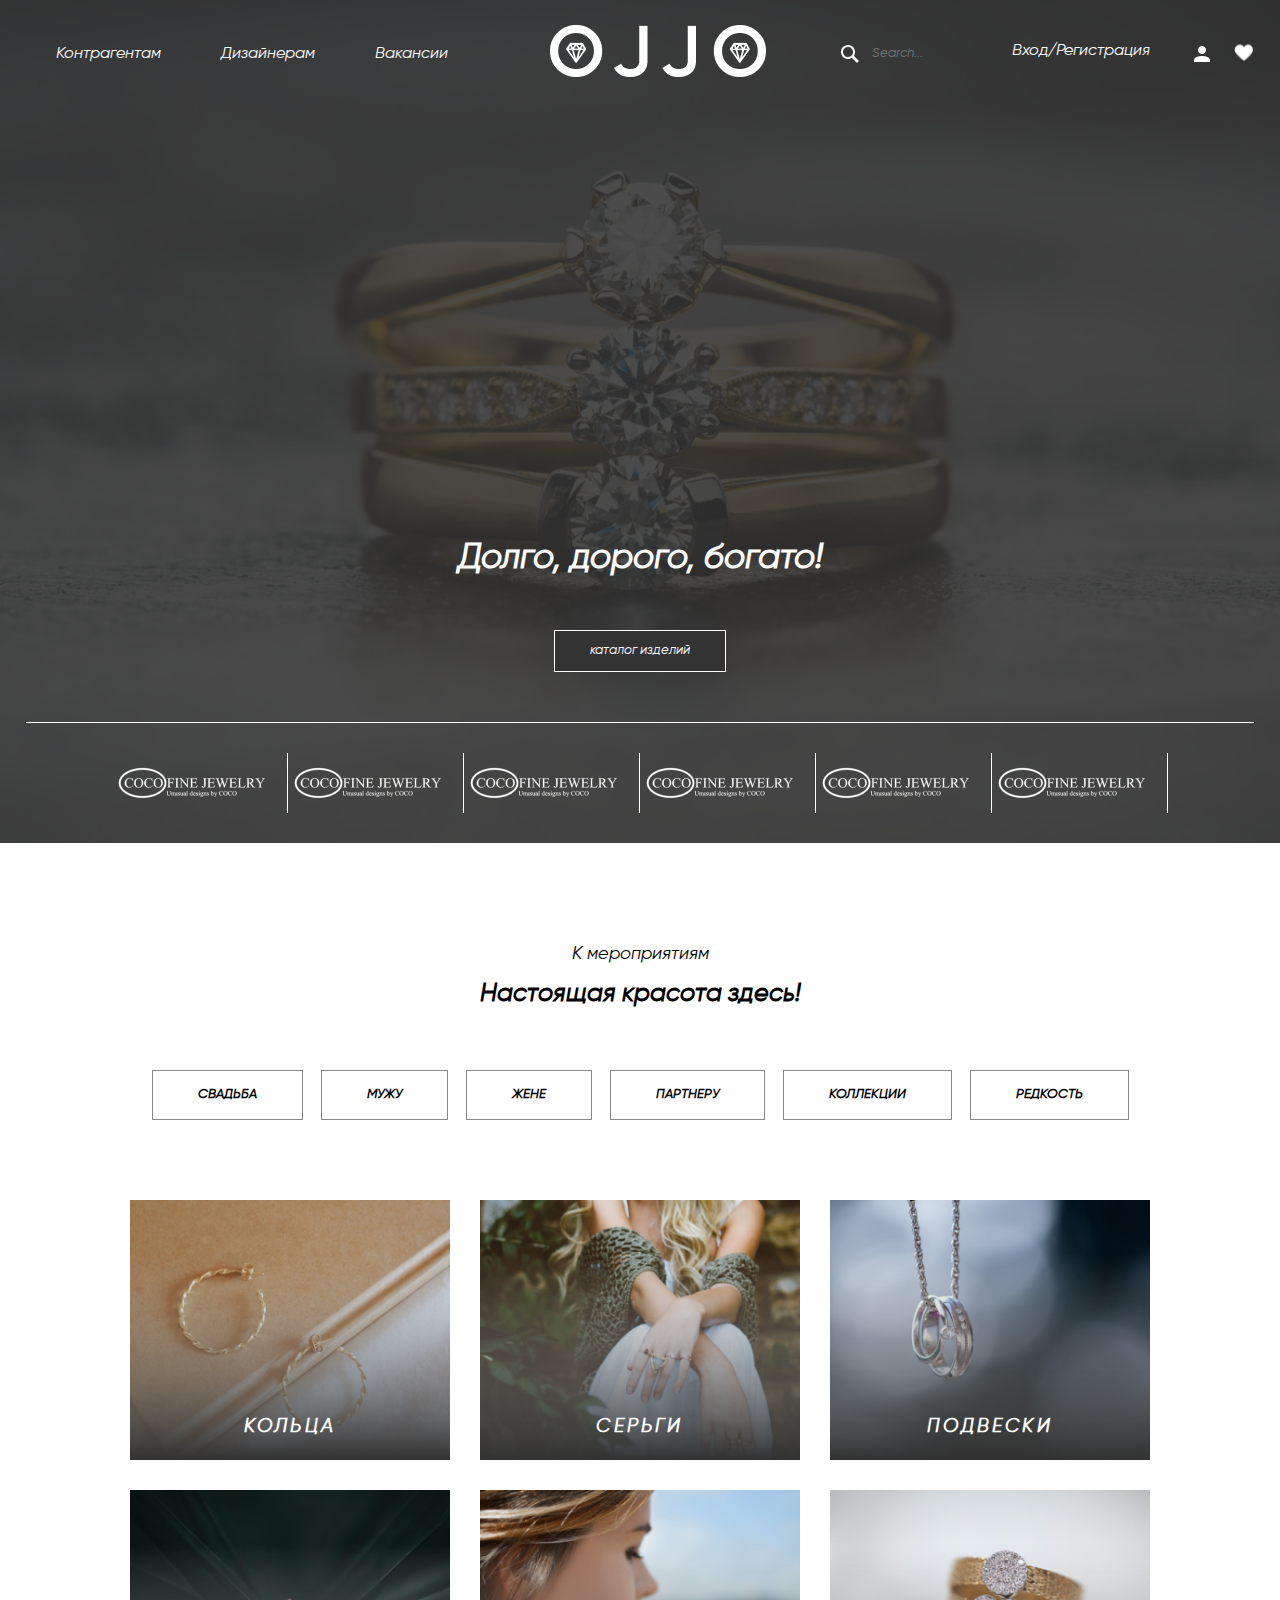
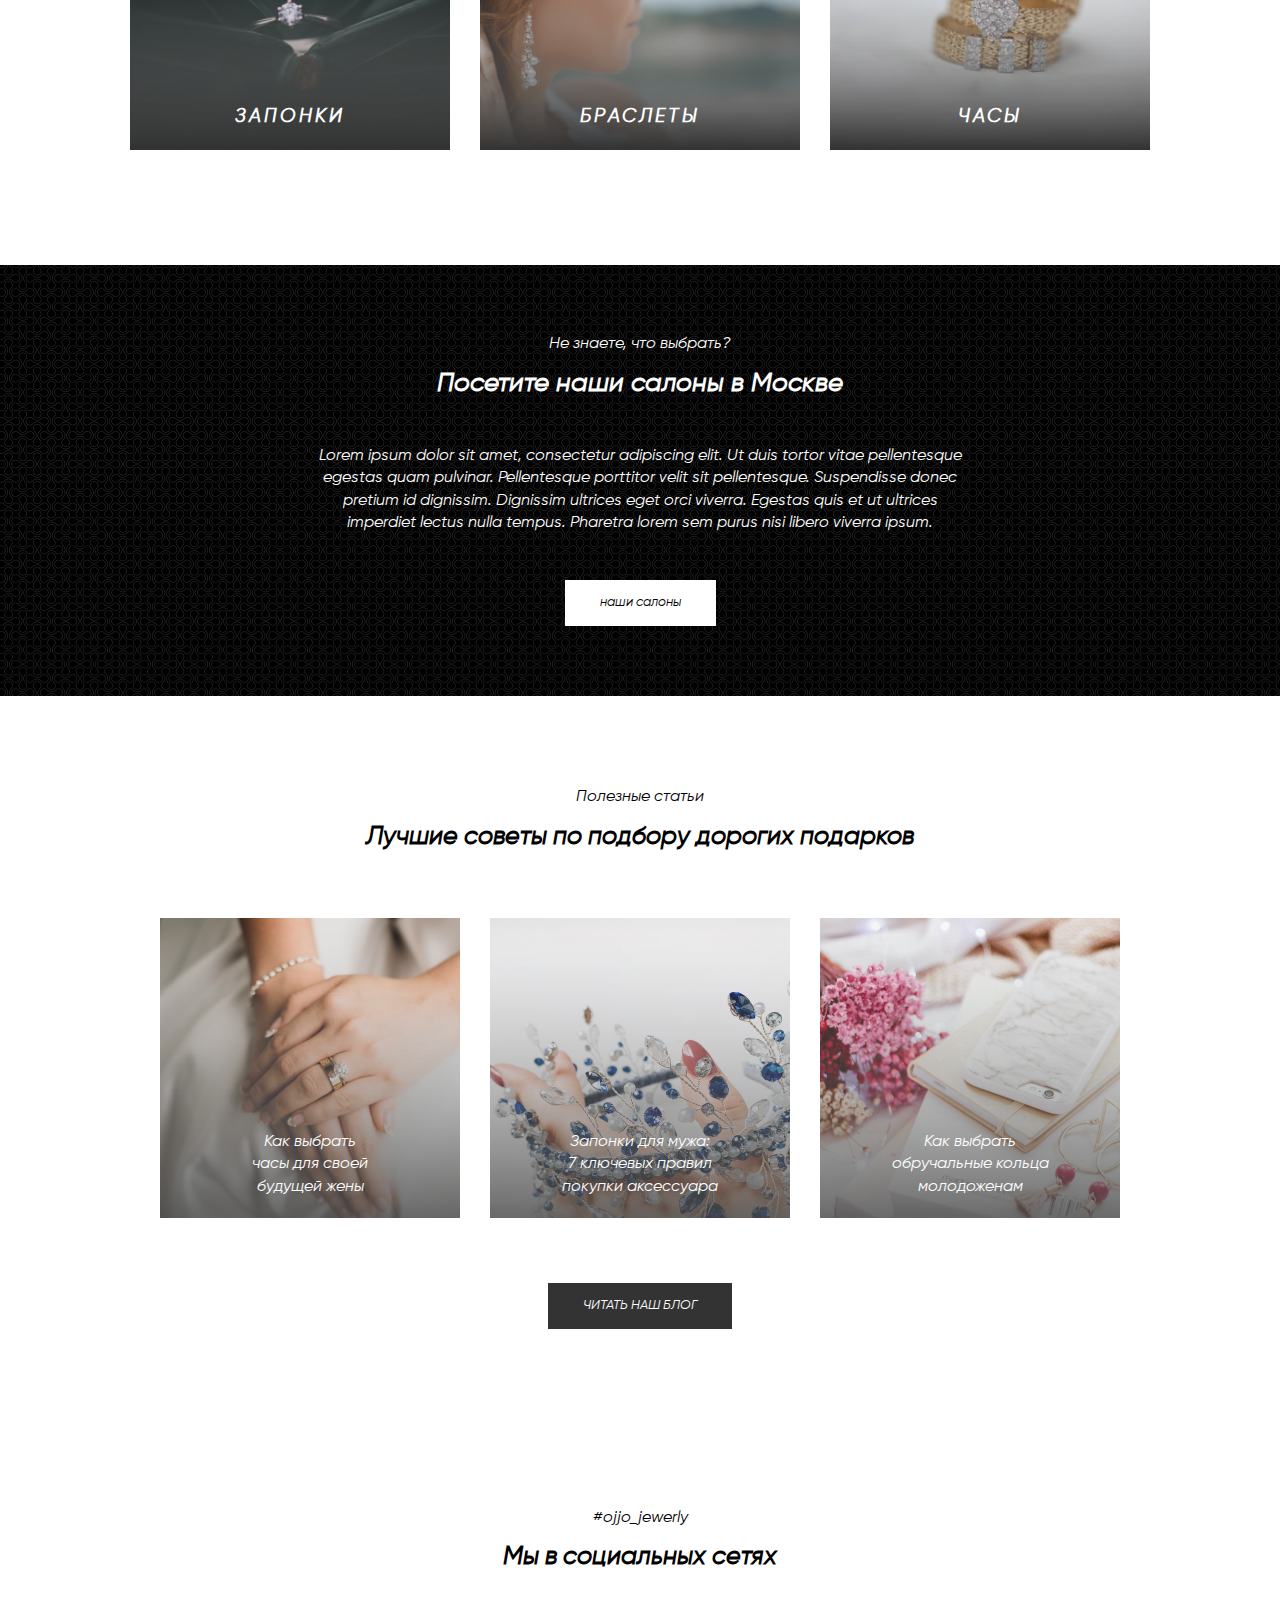
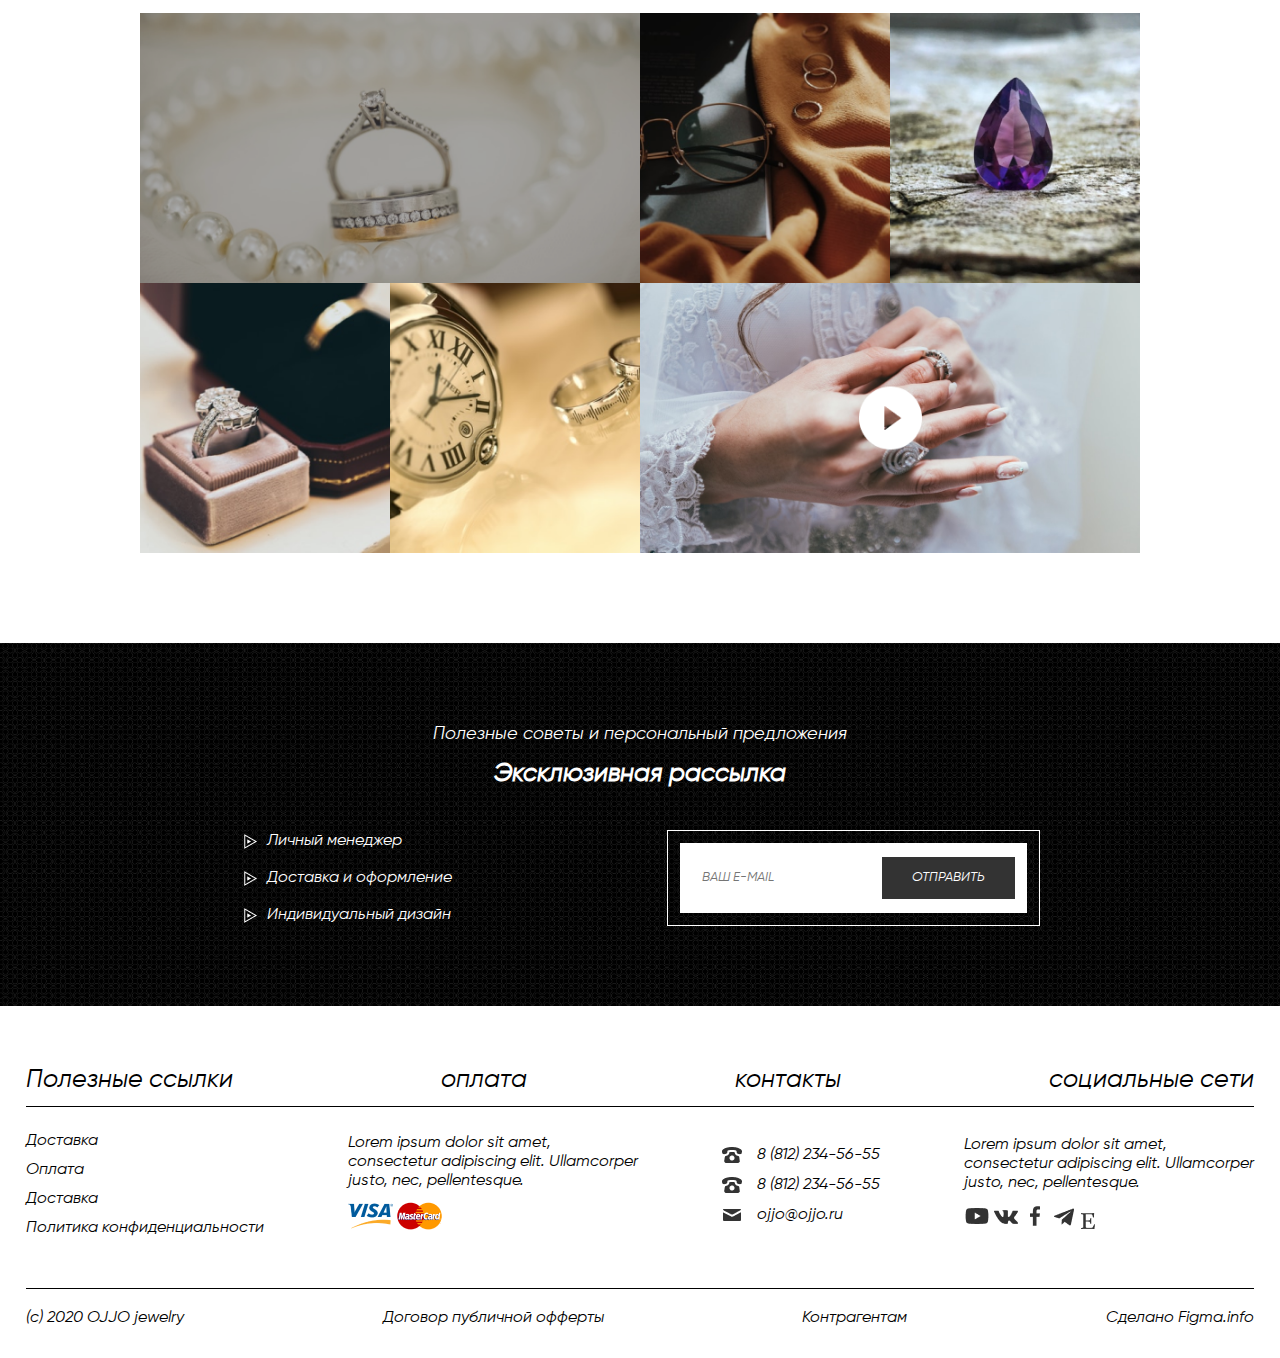
<file: index.html>
<!DOCTYPE html>
<html lang="en">
<head>
  <meta charset="UTF-8">
  <meta http-equiv="X-UA-Compatible" content="IE=edge">
  <meta name="viewport" content="width=device-width, initial-scale=1.0">
  <title>OJJO</title>
  <!-- <link rel="stylesheet" href="./css/main.css"> -->
  <link rel="stylesheet" href="./css/main-minifier.css">
</head>
<body>
  
  <!-- HEADER of OJJO -->

  <header class="ojjo-header wiheader">
    <div class="container">
      <div class="ojjo-inner">
        <!-- navbar -->
        <nav class="ojjo-inner__navbar">
          <ul class="ojjo-inner__navbar-list">
            <li class="navbar__list-item">
              <a class="list__item-link" href="#">Контрагентам</a>
            </li>
            <li class="navbar__list-item">
              <a class="list__item-link" href="#">Дизайнерам</a>
            </li>
            <li class="navbar__list-item">
              <a class="list__item-link" href="#">Вакансии</a>
            </li>
          </ul>

          <a class="ojjo-inner__navbar-link" href="index.html">
            <img src="./images/OJJO.png" alt="">
          </a>

          <div class="ojjo-inner__navbar-serves">
            <div class="navbar__serves-search">
              <img src="images/gridicons_search.png" alt="">
              <input class="serves__search-input" type="text" placeholder="Search...">
            </div>
            <a class="navbar__serves-link" href="#">Вход/Регистрация</a>
            <img class="navbar__serves-contact" src="./images/mdi_account.png" alt="">
            <img class="navbar__serves-like" src="./images/topcoat_like.png" alt="">
          </div>

          <div class="burger-btn">
            <span class="lines fir"></span>
            <span class="lines sec"></span>
            <span class="lines thr"></span>
          </div>
        </nav>
        <!-- section - 1 -->
        <section class="hero">
          <div class="container">
            <div class="hero-inner">
              <div class="hero-inner__text">
                <h1 class="hero-inner__h1">Долго, дорого, богато!</h1>
                <a href="./page2.html">
                  <button class="hero-inner__btn">каталог изделий</button>
                </a>
              </div>
            </div>
          </div>
        </section>
        <section class="brands">
            <div class="brands-inner">
                <img src="./images/first-screen__brands-item.png" alt="">
                <img src="./images/first-screen__brands-item.png" alt="">
                <img src="./images/first-screen__brands-item.png" alt="">
                <img src="./images/first-screen__brands-item.png" alt="">
                <img src="./images/first-screen__brands-item.png" alt="">
                <img src="./images/first-screen__brands-item.png" alt="">
            </div>
        </section>
      </div>
    </div>
  </header>
  
  <!-- MAIN of OJJO -->

  <main> 

    <!-- beauty -->

    <section class="beauty">
      <div class="container">
        <div class="beauty-inner">
          <div class="beauty-inner__text">
            <p class="beauty-inner__text-title">К мероприятиям</p>
            <h2 class="beauty-inner__text-h2">Настоящая красота здесь!</h2>
            <div class="beauty-inner__jewellery">
              <button class="beauty-inner__jewellery-btns">Свадьба</button>
              <button class="beauty-inner__jewellery-btns">МУЖУ</button>
              <button class="beauty-inner__jewellery-btns">жене</button>
              <button class="beauty-inner__jewellery-btns">партнеру</button>
              <button class="beauty-inner__jewellery-btns">коллекции</button>
              <button class="beauty-inner__jewellery-btns">редкость</button>
            </div>
          </div>
          <div class="beauty-inner__images">
            <div class="beauty-inner__images-box">
              <div class="images__box-boxes inf1">
                <h3 class="box__boxes-h3">Кольца</h3>
              </div>
              <div class="images__box-boxes inf2">
                <h3 class="box__boxes-h3">серьги</h3>
              </div>
              <div class="images__box-boxes inf3">
                <h3 class="box__boxes-h3">подвески</h3>
              </div>
            </div>
            <div class="beauty-inner__images-box">
              <div class="images__box-boxes inf4">
                <h3 class="box__boxes-h3">запонки</h3>
              </div>
              <div class="images__box-boxes inf5">
                <h3 class="box__boxes-h3">браслеты</h3>
              </div>
              <div class="images__box-boxes inf6">
                <h3 class="box__boxes-h3">часы</h3>
              </div>
            </div>
          </div>
        </div>
      </div>
    </section>

    <!-- location -->

    <section class="location">
      <div class="container">
        <div class="location-innner">
          <span class="location-inner__span">Не знаете, что выбрать?</span>
          <h4 class="location-inner__h4">Посетите наши салоны в Москве</h4>
          <p class="location-inner__title">Lorem ipsum dolor sit amet, consectetur adipiscing elit. Ut duis tortor vitae pellentesque <br> egestas quam pulvinar. Pellentesque porttitor velit sit pellentesque. Suspendisse donec <br> pretium id dignissim. Dignissim ultrices eget orci viverra. Egestas quis et ut ultrices <br> imperdiet lectus nulla tempus. Pharetra lorem sem purus nisi libero viverra ipsum.</p>
          <a href="./page4.html">
          <button class="location-inner__btn">наши салоны</button>
          </a>
        </div>
      </div>
    </section>

    <!-- blog -->

    <section class="blog">
      <div class="container">
        <div class="blog-inner">
          <div class="blog-inner__text">
            <p class="blog-inner__text-title">Полезные статьи</p>
            <h4 class="blog-inner__text-h4">Лучшие советы по подбору дорогих подарков</h4>
          </div>
          <div class="blog-inner__infors">
            <div class="blog-inner__boxes">
              <div class="blog-inner__boxes-imgs fir">
                <p class="boxes__imgs-title">Как выбрать <br>часы для своей <br>будущей жены</p>
              </div>
              <div class="blog-inner__boxes-imgs sec">
                <p class="boxes__imgs-title">Запонки для мужа:<br>7 ключевых правил<br>покупки аксессуара</p>
              </div>
              <div class="blog-inner__boxes-imgs thr">
                <p class="boxes__imgs-title">Как выбрать<br>обручальные кольца<br>молодоженам</p>
              </div>
            </div>
            <button class="blog-inner__infors-more">читать наш блог</button>
          </div>
        </div>
      </div>
    </section>

    <!-- social -->

    <section class="social">
      <div class="container">
        <div class="social-inner">
          <div class="social-inner__text">
            <p class="social-inner__text-title">#ojjo_jewerly</p>
            <h4 class="social-inner__text-h4">Мы в социальных сетях</h4>
          </div>
          <div class="social-inner__imgs">
            <div class="social-inner__imgs-things">
              <img class="lg-imgs" src="./images/rings.png" alt="">
              <img class="sm-imgs" src="./images/gallery__image.png" alt="">
              <img class="sm-imgs" src="./images/diamond.png" alt="">
            </div>
            <div class="social-inner__imgs-things">
              <img class="sm-imgs" src="./images/gold-ringpng.png" alt="">
              <img class="sm-imgs" src="./images/clockpng.png" alt="">
              <img class="lg-imgs" src="./images/female.png" alt="">
            </div>
          </div>
        </div>
      </div>
    </section>

    <!-- email -->

    <section class="email">
      <div class="container">
        <div class="email-inner">
          <div class="email-inner__text">
            <p class="email-inner__text-title">Полезные советы и персональный предложения</p>
            <h4 class="email-inner__text-h4">Эксклюзивная рассылка</h4>
          </div>
          <div class="email-inner__serves">
            <div class="email-inner__serves-settings">
              <span><img src="./images/subscribe__icon.png" alt=""><p class="serves__settings-title">Личный менеджер</p></span>
              <span><img src="./images/subscribe__icon.png" alt=""><p class="serves__settings-title">Доставка и оформление</p></span>
              <span><img src="./images/subscribe__icon.png" alt=""><p class="serves__settings-title">Индивидуальный дизайн</p></span>
            </div>
            <div class="email-inner__serves-asking">
              <div class="serves__asking-box">
                <div class="asking__box-infor">
                  <input class="box__infor-inp" type="text" placeholder="ВАШ E-MAIL">
                  <button class="box__infor-btn">ОТПРАВИТЬ</button>
                </div>
              </div>
            </div>
          </div>
        </div>
      </div>
    </section>

  </main>

  <!-- FOOTER of OJJO -->

  <footer>
    <div class="container">
      <div class="footer-inner">
        <div class="footer-inner__gen">
          <h5 class="top__cell-h5">Полезные ссылки</h5>
          <h5 class="top__cell-h5">оплата</h5>
          <h5 class="top__cell-h5">контакты</h5>
          <h5 class="top__cell-h5">социальные сети</h5>
        </div>
        <div class="footer-inner__top">

          <div class="footer-inner__top-cell">
            <p class="top__cell-title">Доставка</p>
            <p class="top__cell-title">Оплата</p>
            <p class="top__cell-title">Доставка</p>
            <p class="top__cell-title">Политика конфиденциальности</p>
          </div>

          <div class="footer-inner__top-cell">
            <p class="top__cell-title">Lorem ipsum dolor sit amet, <br> consectetur adipiscing elit. Ullamcorper <br> justo, nec, pellentesque.</p>
            <span class="top__cell-title">
              <img src="./images/visapng.png" alt="">
              <img src="./images/master-carpng.png" alt="">
            </span>
          </div>

          <div class="footer-inner__top-cell">
            <span class="top__cell-title numbers">
              <img src="./images/entypo_old-phone.png" alt="">8 (812) 234-56-55
            </span>
            <span class="top__cell-title numbers">
              <img src="./images/entypo_old-phone.png" alt="">8 (812) 234-56-55
            </span>
            <span class="top__cell-title numbers">
              <img src="./images/entypo_mail.png" alt="">ojjo@ojjo.ru
            </span>
          </div>

          <div class="footer-inner__top-cell">
            <p class="top__cell-title">Lorem ipsum dolor sit amet, <br> consectetur adipiscing elit. Ullamcorper <br> justo, nec, pellentesque.</p>
            <span class="top__cell-title">
              <img src="./images/blackyoutube.png" alt="">
              <img src="./images/blackvk.png" alt="">
              <img src="./images/blackfacebook.png" alt="">
              <img src="./images/blacktelegram.png" alt="">
              <img src="./images/blacketsy.png" alt="">
            </span>
          </div>
        </div>


        <div class="footer-inner__bot">
          <p class="footer-inner__bot-title">(c) 2020 OJJO jewelry</p>
          <p class="footer-inner__bot-title">Договор публичной офферты</p>
          <p class="footer-inner__bot-title">Контрагентам</p>
          <p class="footer-inner__bot-title">Сделано Figma.info</p>
        </div>
      </div>
    </div>
  </footer>
  
  <!-- sidebar -->

  <div class="sidebar">
    
    <a class="sidebar-link" href="index.html">
      <img src="./images/OJJO.png" alt="">
    </a>
    <ul class="sidebar-list">
      <li class="sidebar__list-item">
        <a class="list-side__link" href="#">Контрагентам</a>
      </li>
      <li class="sidebar__list-item">
        <a class="list-side__link" href="#">Дизайнерам</a>
      </li>
      <li class="sidebar__list-item">
        <a class="list-side__link" href="#">Вакансии</a>
      </li>
      <li class="sidebar__list-item">
        <a class="list-side__link" href="#">Вход/Регистрация</a>
      </li>
    </ul>

    <div class="sidebar-serves">
        <img class="sidebar__serves-contact" src="./images/mdi_account.png" alt="">
        <img class="sidebar__serves-like" src="./images/topcoat_like.png" alt="">
    </div>
    <div class="sidebar__social-network">
      <img class="sidebar__social-network-img" src="./images/carbon_logo-youtube.png" alt="">
      <img class="sidebar__social-network-img" src="./images/entypo-social_vk.png" alt="">
      <img class="sidebar__social-network-img" src="./images/bx_bxl-facebook.png" alt="">
      <img class="sidebar__social-network-img" src="./images/bx_bxl-telegram.png" alt="">
      <img class="sidebar__social-network-img" src="./images/simple-icons_etsy.png" alt="">
    </div>
  </div>

</body>
<script src="./js/main.js"></script>
</html>
</file>
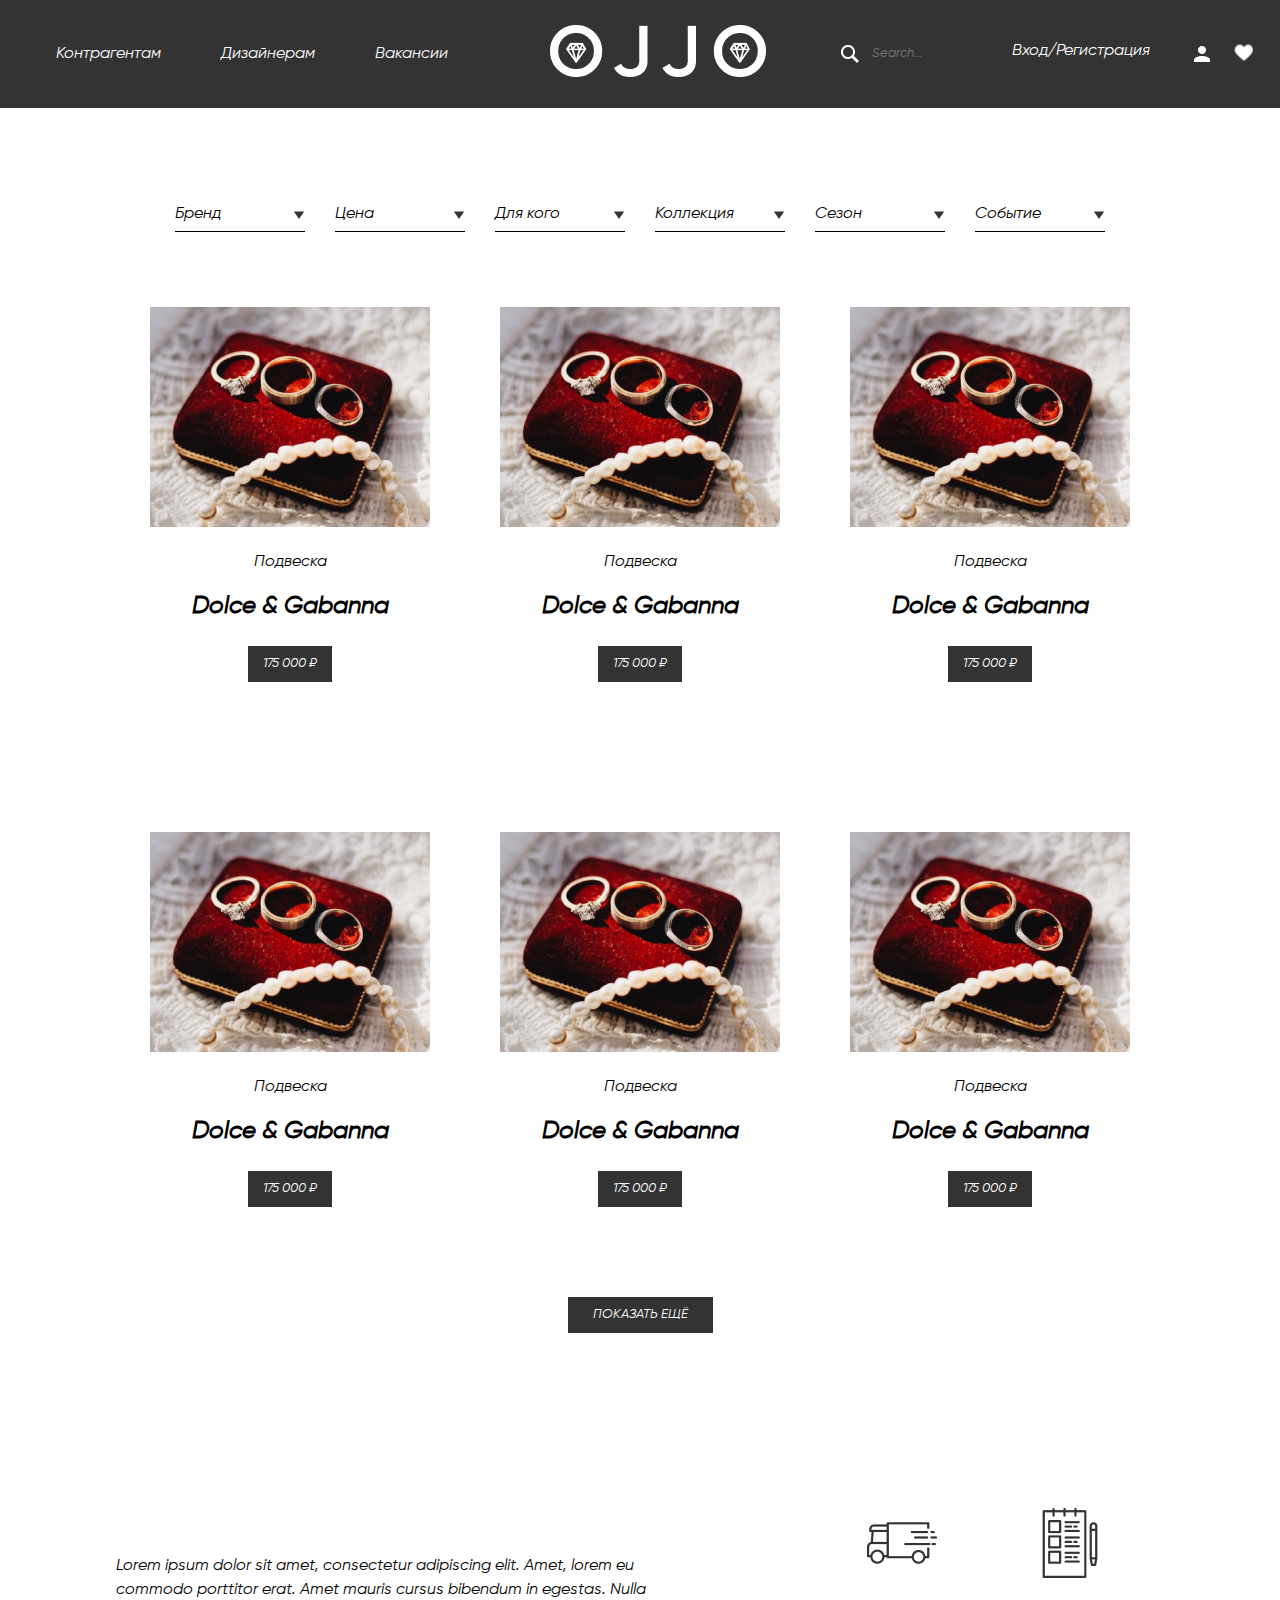
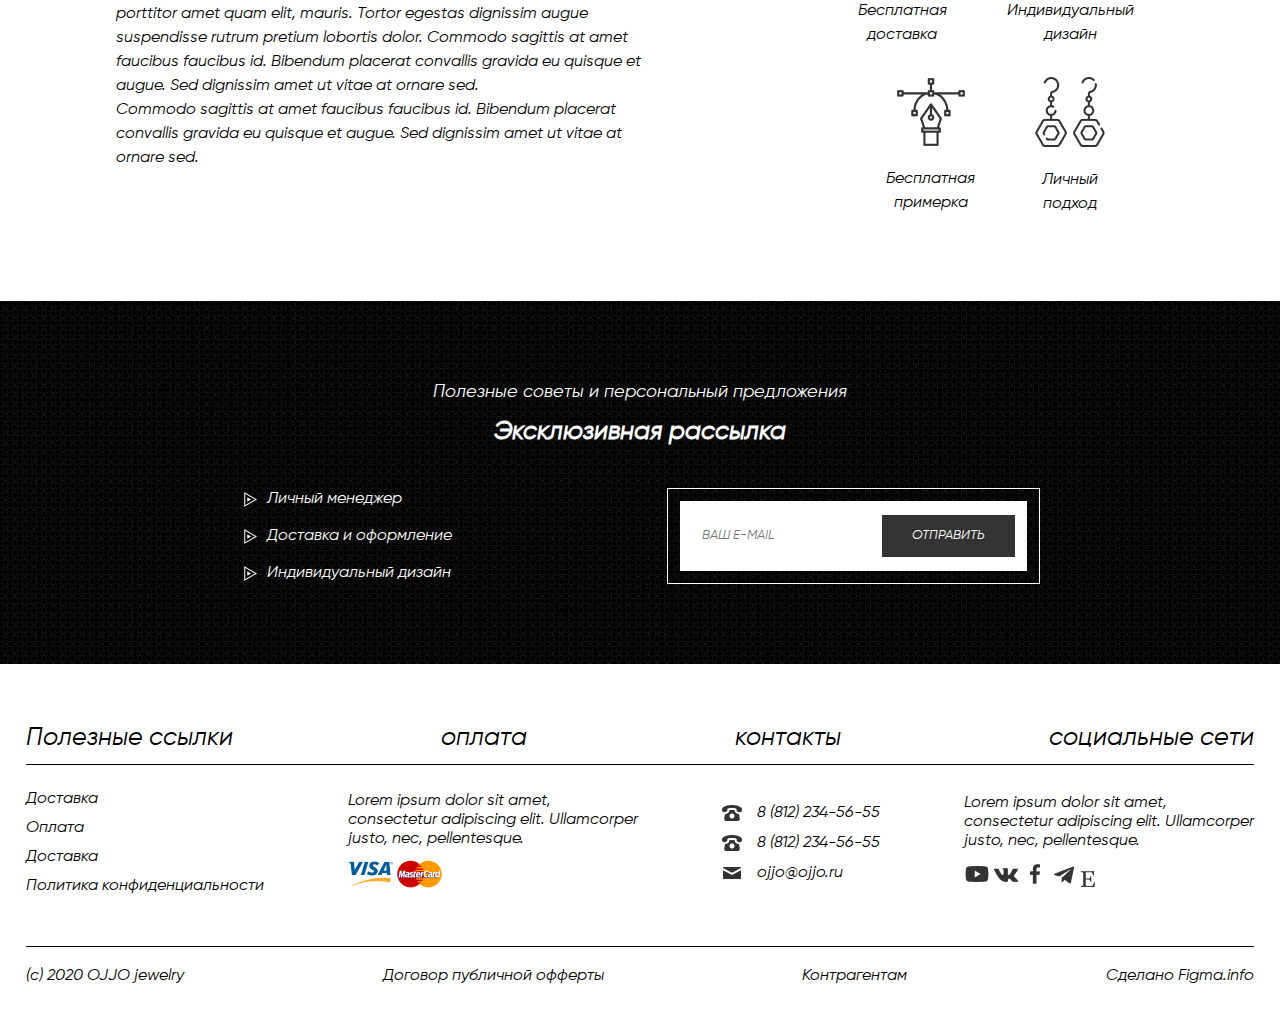
<file: page2.html>
<!DOCTYPE html>
<html lang="en">
<head>
  <meta charset="UTF-8">
  <meta http-equiv="X-UA-Compatible" content="IE=edge">
  <meta name="viewport" content="width=device-width, initial-scale=1.0">
  <title>OJJO</title>
  <!-- <link rel="stylesheet" href="./css/main.css"> -->
  <!-- <link rel="stylesheet" href="./css/second.css"> -->
  <link rel="stylesheet" href="./css/main-minifier.css">
  <link rel="stylesheet" href="./css/second-minifier.css">
</head>
<body>
  
  <!-- header -->

  <header class="ojjo-header">
    <div class="container">
      <div class="ojjo-header__inner">
        <nav class="ojjo-inner__navbar">
          <ul class="ojjo-inner__navbar-list">
            <li class="navbar__list-item">
              <a class="list__item-link" href="#">Контрагентам</a>
            </li>
            <li class="navbar__list-item">
              <a class="list__item-link" href="#">Дизайнерам</a>
            </li>
            <li class="navbar__list-item">
              <a class="list__item-link" href="#">Вакансии</a>
            </li>
          </ul>

          <a class="ojjo-inner__navbar-link" href="index.html">
            <img src="./images/OJJO.png" alt="">
          </a>

          <div class="ojjo-inner__navbar-serves">
            <div class="navbar__serves-search">
              <img src="images/gridicons_search.png" alt="">
              <input class="serves__search-input" type="text" placeholder="Search...">
            </div>
            <a class="navbar__serves-link" href="#">Вход/Регистрация</a>
            <img class="navbar__serves-contact" src="./images/mdi_account.png" alt="">
            <img class="navbar__serves-like" src="./images/topcoat_like.png" alt="">
          </div>

          <div class="burger-btn">
            <span class="lines fir"></span>
            <span class="lines sec"></span>
            <span class="lines thr"></span>
          </div>
        </nav>
      </div>
    </div>
  </header>


  <!-- main -->

  <main class="ojjo-main">
    <section class="price">
      <div class="container">
        <div class="price-inner">

          <div class="price-inner__choose">
            <ul class="price-inner__choose-list">
              <li class="choose__list-thing">
                <a class="list__thing-link" href="#">Бренд</a>
                <img src="./images/strelkapng.png" alt="">
              </li>
              <li class="choose__list-thing">
                <a class="list__thing-link" href="#">Цена</a>
                <img src="./images/strelkapng.png" alt="">
              </li>
              <li class="choose__list-thing">
                <a class="list__thing-link" href="#">Для кого</a>
                <img src="./images/strelkapng.png" alt="">
              </li>
              <li class="choose__list-thing">
                <a class="list__thing-link" href="#">Коллекция </a>
                <img src="./images/strelkapng.png" alt="">
              </li>
              <li class="choose__list-thing">
                <a class="list__thing-link" href="#">Сезон</a>
                <img src="./images/strelkapng.png" alt="">
              </li>
              <li class="choose__list-thing">
                <a class="list__thing-link" href="#">Событие</a>
                <img src="./images/strelkapng.png" alt="">
              </li>
            </ul>
          </div>

          <div class="price-inner__brand">
            <div class="price-inner__brand-cell">
              <a href="./page3.html"><img src="./images/red_rings.png" alt=""></a>
              <p class="brand__cell-title">Подвеска</p>
              <h2 class="brand__cell-title">Dolce & Gabanna</h2>
              <button class="brand__cell-btn">175 000 ₽</button>
            </div>
            <div class="price-inner__brand-cell">
              <a href="./page3.html"><img src="./images/red_rings.png" alt=""></a>
              <p class="brand__cell-title">Подвеска</p>
              <h2 class="brand__cell-title">Dolce & Gabanna</h2>
              <button class="brand__cell-btn">175 000 ₽</button>
            </div>
            <div class="price-inner__brand-cell">
              <a href="./page3.html"><img src="./images/red_rings.png" alt=""></a>
              <p class="brand__cell-title">Подвеска</p>
              <h2 class="brand__cell-title">Dolce & Gabanna</h2>
              <button class="brand__cell-btn">175 000 ₽</button>
            </div>
          </div>
          <div class="price-inner__brand">
            <div class="price-inner__brand-cell">
              <a href="./page3.html"><img src="./images/red_rings.png" alt=""></a>
              <p class="brand__cell-title">Подвеска</p>
              <h2 class="brand__cell-title">Dolce & Gabanna</h2>
              <button class="brand__cell-btn">175 000 ₽</button>
            </div>
            <div class="price-inner__brand-cell">
              <a href="./page3.html"><img src="./images/red_rings.png" alt=""></a>
              <p class="brand__cell-title">Подвеска</p>
              <h2 class="brand__cell-title">Dolce & Gabanna</h2>
              <button class="brand__cell-btn">175 000 ₽</button>
            </div>
            <div class="price-inner__brand-cell">
              <a href="./page3.html"><img src="./images/red_rings.png" alt=""></a>
              <p class="brand__cell-title">Подвеска</p>
              <h2 class="brand__cell-title">Dolce & Gabanna</h2>
              <button class="brand__cell-btn">175 000 ₽</button>
            </div>

          </div>
          <button class="price-inner__more">ПОКАЗАТЬ ЕЩЁ</button>

        </div>
      </div>
    </section>

    <section class="order">
      <div class="container">
        <div class="order-inner">
          <div class="order-inner__text">
            <p class="order-inner__text-title">Lorem ipsum dolor sit amet, consectetur adipiscing elit. Amet, lorem eu <br> commodo porttitor erat. Amet mauris cursus bibendum in egestas. Nulla <br>porttitor amet quam elit, mauris. Tortor egestas dignissim augue<br> suspendisse rutrum pretium lobortis dolor. Commodo sagittis at amet<br> faucibus faucibus id. Bibendum placerat convallis gravida eu quisque et<br> augue. Sed dignissim amet ut vitae at ornare sed.<br>
              Commodo sagittis at amet faucibus faucibus id. Bibendum placerat <br> convallis gravida eu quisque et augue. Sed dignissim amet ut vitae at<br> ornare sed.</p>
          </div>
          
          <div class="order-inner__infor">
            <div class="order-inner__infor-box">
              <div class="infor__box-content">
                <img src="./images/delivery.png" alt="">
                <p class="box__content-title">Бесплатная<br>доставка</p>
              </div>
              <div class="infor__box-content">
                <img src="./images/list.png" alt="">
                <p class="box__content-title">Индивидуальный <br>дизайн</p>
              </div>
            </div>
            <div class="order-inner__infor-box">
              <div class="infor__box-content">
                <img src="./images/Group.png" alt="">
                <p class="box__content-title">Бесплатная <br>примерка</p>
              </div>
              <div class="infor__box-content">
                <img src="./images/jewelry.png" alt="">
                <p class="box__content-title">Личный <br>подход</p>
              </div>
            </div>

          </div>
        </div>
      </div>
    </section>

    <section class="email">
      <div class="container">
        <div class="email-inner">
          <div class="email-inner__text">
            <p class="email-inner__text-title">Полезные советы и персональный предложения</p>
            <h4 class="email-inner__text-h4">Эксклюзивная рассылка</h4>
          </div>
          <div class="email-inner__serves">
            <div class="email-inner__serves-settings">
              <span><img src="./images/subscribe__icon.png" alt=""><p class="serves__settings-title">Личный менеджер</p></span>
              <span><img src="./images/subscribe__icon.png" alt=""><p class="serves__settings-title">Доставка и оформление</p></span>
              <span><img src="./images/subscribe__icon.png" alt=""><p class="serves__settings-title">Индивидуальный дизайн</p></span>
            </div>
            <div class="email-inner__serves-asking">
              <div class="serves__asking-box">
                <div class="asking__box-infor">
                  <input class="box__infor-inp" type="text" placeholder="ВАШ E-MAIL">
                  <button class="box__infor-btn">ОТПРАВИТЬ</button>
                </div>
              </div>
            </div>
          </div>
        </div>
      </div>
    </section>

  </main>



   <footer>
    <div class="container">
      <div class="footer-inner">
        <div class="footer-inner__gen">
          <h5 class="top__cell-h5">Полезные ссылки</h5>
          <h5 class="top__cell-h5">оплата</h5>
          <h5 class="top__cell-h5">контакты</h5>
          <h5 class="top__cell-h5">социальные сети</h5>
        </div>
        <div class="footer-inner__top">

          <div class="footer-inner__top-cell">
            <p class="top__cell-title">Доставка</p>
            <p class="top__cell-title">Оплата</p>
            <p class="top__cell-title">Доставка</p>
            <p class="top__cell-title">Политика конфиденциальности</p>
          </div>

          <div class="footer-inner__top-cell">
            <p class="top__cell-title">Lorem ipsum dolor sit amet, <br> consectetur adipiscing elit. Ullamcorper <br> justo, nec, pellentesque.</p>
            <span class="top__cell-title">
              <img src="./images/visapng.png" alt="">
              <img src="./images/master-carpng.png" alt="">
            </span>
          </div>

          <div class="footer-inner__top-cell">
            <span class="top__cell-title numbers">
              <img src="./images/entypo_old-phone.png" alt="">8 (812) 234-56-55
            </span>
            <span class="top__cell-title numbers">
              <img src="./images/entypo_old-phone.png" alt="">8 (812) 234-56-55
            </span>
            <span class="top__cell-title numbers">
              <img src="./images/entypo_mail.png" alt="">ojjo@ojjo.ru
            </span>
          </div>

          <div class="footer-inner__top-cell">
            <p class="top__cell-title">Lorem ipsum dolor sit amet, <br> consectetur adipiscing elit. Ullamcorper <br> justo, nec, pellentesque.</p>
            <span class="top__cell-title">
              <img src="./images/blackyoutube.png" alt="">
              <img src="./images/blackvk.png" alt="">
              <img src="./images/blackfacebook.png" alt="">
              <img src="./images/blacktelegram.png" alt="">
              <img src="./images/blacketsy.png" alt="">
            </span>
          </div>
        </div>


        <div class="footer-inner__bot">
          <p class="footer-inner__bot-title">(c) 2020 OJJO jewelry</p>
          <p class="footer-inner__bot-title">Договор публичной офферты</p>
          <p class="footer-inner__bot-title">Контрагентам</p>
          <p class="footer-inner__bot-title">Сделано Figma.info</p>
        </div>
      </div>
    </div>
  </footer>
  
  <!-- sidebar -->

  <div class="sidebar">
    
    <a class="sidebar-link" href="index.html">
      <img src="./images/OJJO.png" alt="">
    </a>
    <ul class="sidebar-list">
      <li class="sidebar__list-item">
        <a class="list-side__link" href="#">Контрагентам</a>
      </li>
      <li class="sidebar__list-item">
        <a class="list-side__link" href="#">Дизайнерам</a>
      </li>
      <li class="sidebar__list-item">
        <a class="list-side__link" href="#">Вакансии</a>
      </li>
      <li class="sidebar__list-item">
        <a class="list-side__link" href="#">Вход/Регистрация</a>
      </li>
    </ul>

    <div class="sidebar-serves">
        <img class="sidebar__serves-contact" src="./images/mdi_account.png" alt="">
        <img class="sidebar__serves-like" src="./images/topcoat_like.png" alt="">
    </div>
    <div class="sidebar__social-network">
      <img class="sidebar__social-network-img" src="./images/carbon_logo-youtube.png" alt="">
      <img class="sidebar__social-network-img" src="./images/entypo-social_vk.png" alt="">
      <img class="sidebar__social-network-img" src="./images/bx_bxl-facebook.png" alt="">
      <img class="sidebar__social-network-img" src="./images/bx_bxl-telegram.png" alt="">
      <img class="sidebar__social-network-img" src="./images/simple-icons_etsy.png" alt="">
    </div>
  </div>

</body>
<script src="./js/main.js"></script>
</html>
</file>
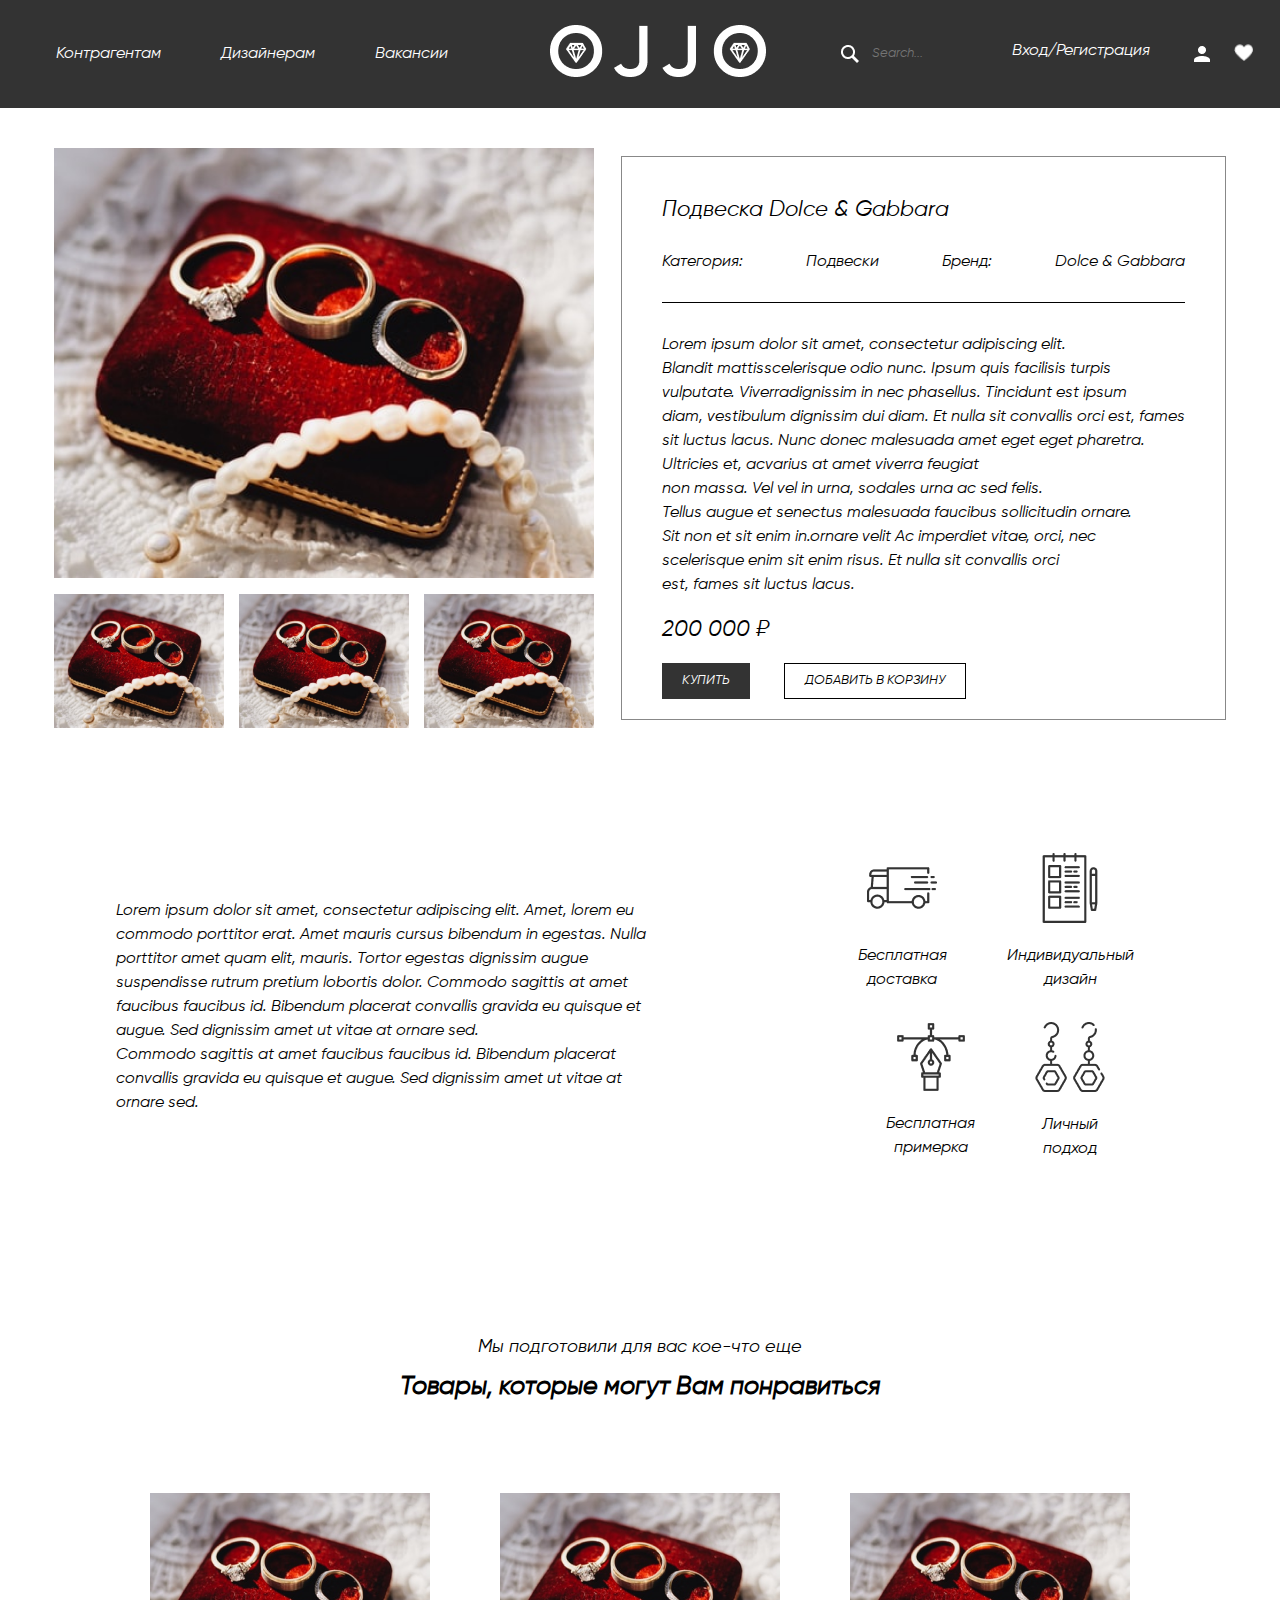
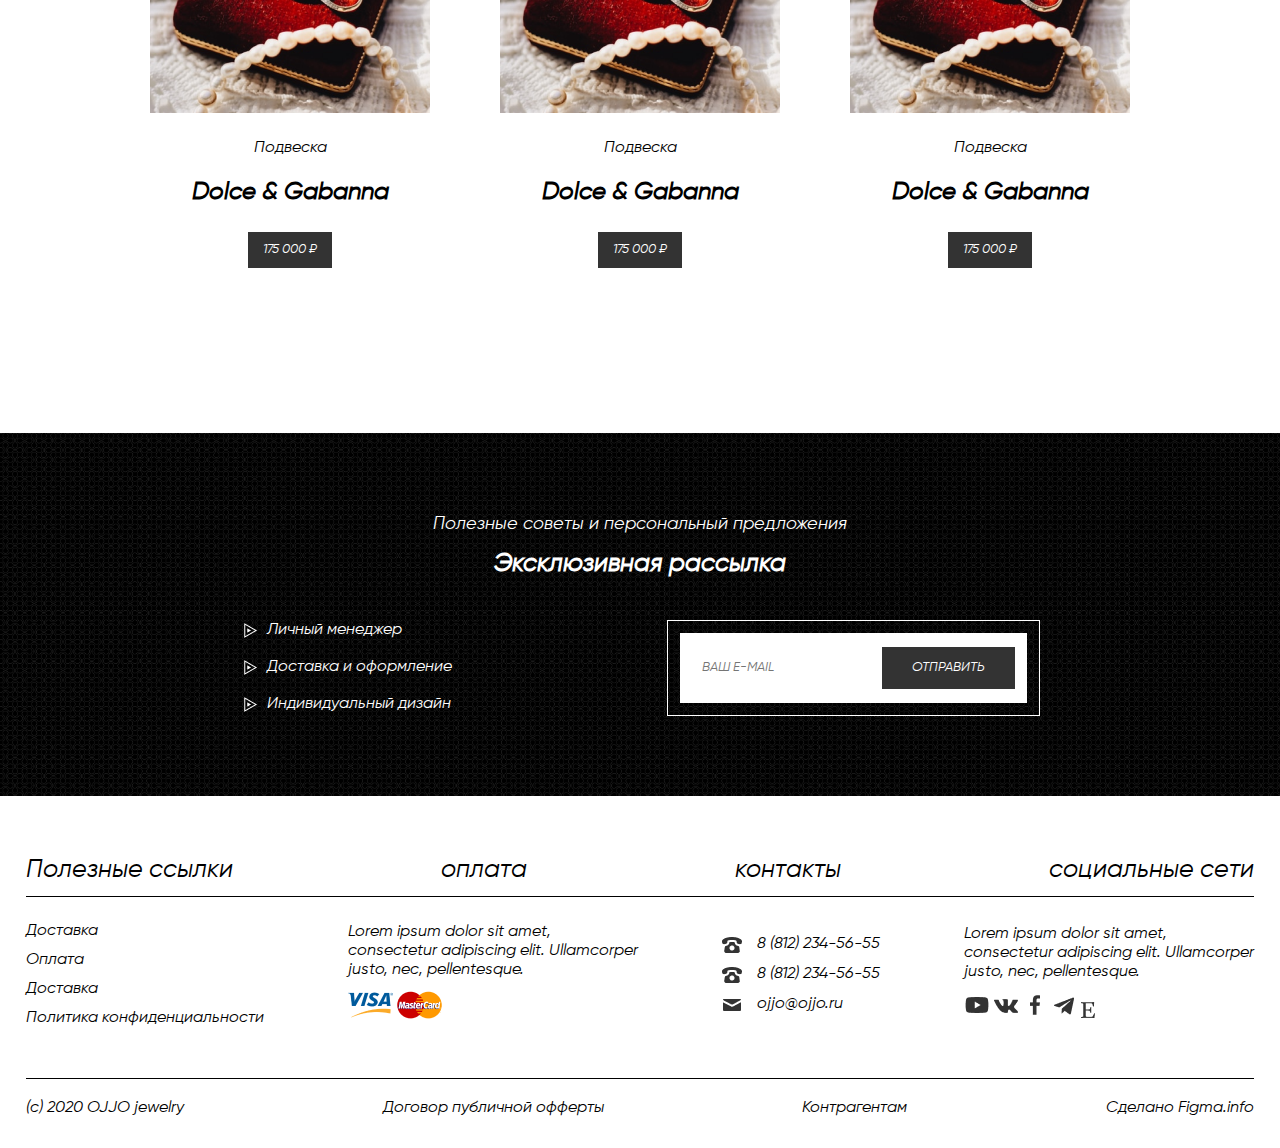
<file: page3.html>
<!DOCTYPE html>
<html lang="en">
<head>
  <meta charset="UTF-8">
  <meta http-equiv="X-UA-Compatible" content="IE=edge">
  <meta name="viewport" content="width=device-width, initial-scale=1.0">
  <title>OJJO</title>
  <!-- <link rel="stylesheet" href="./css/main.css">
  <link rel="stylesheet" href="./css/second.css">
  <link rel="stylesheet" href="./css/third.css"> -->
  <link rel="stylesheet" href="./css/main-minifier.css">
  <link rel="stylesheet" href="./css/second-minifier.css">
  <link rel="stylesheet" href="./css/third-minifier.css">

</head>
<body>
  
  <!-- header -->

  <header class="ojjo-header">
    <div class="container">
      <div class="ojjo-header__inner">
        <nav class="ojjo-inner__navbar">
          <ul class="ojjo-inner__navbar-list">
            <li class="navbar__list-item">
              <a class="list__item-link" href="#">Контрагентам</a>
            </li>
            <li class="navbar__list-item">
              <a class="list__item-link" href="#">Дизайнерам</a>
            </li>
            <li class="navbar__list-item">
              <a class="list__item-link" href="#">Вакансии</a>
            </li>
          </ul>

          <a class="ojjo-inner__navbar-link" href="index.html">
            <img src="./images/OJJO.png" alt="">
          </a>

          <div class="ojjo-inner__navbar-serves">
            <div class="navbar__serves-search">
              <img src="images/gridicons_search.png" alt="">
              <input class="serves__search-input" type="text" placeholder="Search...">
            </div>
            <a class="navbar__serves-link" href="#">Вход/Регистрация</a>
            <img class="navbar__serves-contact" src="./images/mdi_account.png" alt="">
            <img class="navbar__serves-like" src="./images/topcoat_like.png" alt="">
          </div>

          <div class="burger-btn">
            <span class="lines fir"></span>
            <span class="lines sec"></span>
            <span class="lines thr"></span>
          </div>
        </nav>
      </div>
    </div>
  </header>


  <!-- main -->

  <main class="ojjo-main">  
    <section class="shopping">
      <div class="container">
        <div class="shopping-inner">
          <div class="shopiing-inner__imgs">
            <div class="big">
              <img class="big_red" src="./images/big-red-ringpng.png" alt="">
            </div>
            <div class="sm-images">
              <img class="sm" src="./images/red_rings.png" width="170px">
              <img class="uff sm" src="./images/red_rings.png" width="170px">
              <img class="sm" src="./images/red_rings.png" width="170px">
            </div>
          </div>
          <div class="shopping-inner__text" >
            <div class="shopping-inner__text-infors">
              <h3 class="text__infors-h3">Подвеска Dolce & Gabbara</h3>
              <ul class="text__infors-list">
                <li class="infors__list-cates">
                  <a class="llist__cates-link" href="#">Категория:</a>
                </li>
                <li class="infors__list-cates">
                  <a class="llist__cates-link" href="#">Подвески</a>
                </li>
                <li class="infors__list-cates">
                  <a class="llist__cates-link" href="#">Бренд:</a>
                </li>
                <li class="infors__list-cates">
                  <a class="llist__cates-link" href="#">Dolce & Gabbara</a>
                </li>
              </ul>
              <p class="text__infors-title">Lorem ipsum dolor sit amet, consectetur adipiscing elit.<br>  Blandit mattisscelerisque odio nunc. Ipsum quis facilisis turpis <br> vulputate. Viverradignissim in nec phasellus. Tincidunt est ipsum <br>diam, vestibulum dignissim dui diam. Et nulla sit convallis orci est, fames <br>sit luctus lacus. Nunc donec malesuada amet eget eget pharetra. <br> Ultricies et, acvarius at amet viverra feugiat <br>non massa. 
                Vel vel in urna, sodales urna ac sed felis.<br> Tellus augue et senectus malesuada faucibus sollicitudin ornare.<br>  Sit non et sit enim in.ornare velit Ac imperdiet vitae, orci, nec <br>scelerisque enim sit enim risus. Et nulla sit convallis orci<br>  est, fames sit luctus lacus. 
                </p>
                <h3 class="text__infors-h3">200 000 ₽ </h3>
                <div class="text__infors-btns">
                  <button class="infors__btns-buy">КУПИТЬ</button>
                  <button class="infors__btns-basket">ДОБАВИТЬ В КОРЗИНУ</button>
                </div>
            </div>
          </div>
        </div>
      </div>
    </section>

    <section class="order">
      <div class="container">
        <div class="order-inner">
          <div class="order-inner__text">
            <p class="order-inner__text-title">Lorem ipsum dolor sit amet, consectetur adipiscing elit. Amet, lorem eu <br> commodo porttitor erat. Amet mauris cursus bibendum in egestas. Nulla <br>porttitor amet quam elit, mauris. Tortor egestas dignissim augue<br> suspendisse rutrum pretium lobortis dolor. Commodo sagittis at amet<br> faucibus faucibus id. Bibendum placerat convallis gravida eu quisque et<br> augue. Sed dignissim amet ut vitae at ornare sed.<br>
              Commodo sagittis at amet faucibus faucibus id. Bibendum placerat <br> convallis gravida eu quisque et augue. Sed dignissim amet ut vitae at<br> ornare sed.</p>
          </div>
          
          <div class="order-inner__infor">
            <div class="order-inner__infor-box">
              <div class="infor__box-content">
                <img src="./images/delivery.png" alt="">
                <p class="box__content-title">Бесплатная<br>доставка</p>
              </div>
              <div class="infor__box-content">
                <img src="./images/list.png" alt="">
                <p class="box__content-title">Индивидуальный <br>дизайн</p>
              </div>
            </div>
            <div class="order-inner__infor-box">
              <div class="infor__box-content">
                <img src="./images/Group.png" alt="">
                <p class="box__content-title">Бесплатная <br>примерка</p>
              </div>
              <div class="infor__box-content">
                <img src="./images/jewelry.png" alt="">
                <p class="box__content-title">Личный <br>подход</p>
              </div>
            </div>

          </div>
        </div>
      </div>
    </section>
    <section class="price">
      <div class="container">
        <div class="price-inner">

          <div class="price-inner__text">
            <p class="price-inner__text-title">Мы подготовили для вас кое-что еще</p>
            <h3 class="price-inner__text-h3">Товары, которые могут Вам понравиться</h3>
          </div>

          <div class="price-inner__brand">
            <div class="price-inner__brand-cell">
              <img src="./images/red_rings.png" alt="">
              <p class="brand__cell-title">Подвеска</p>
              <h2 class="brand__cell-title">Dolce & Gabanna</h2>
              <button class="brand__cell-btn">175 000 ₽</button>
            </div>
            <div class="price-inner__brand-cell">
              <img src="./images/red_rings.png" alt="">
              <p class="brand__cell-title">Подвеска</p>
              <h2 class="brand__cell-title">Dolce & Gabanna</h2>
              <button class="brand__cell-btn">175 000 ₽</button>
            </div>
            <div class="price-inner__brand-cell">
              <img src="./images/red_rings.png" alt="">
              <p class="brand__cell-title">Подвеска</p>
              <h2 class="brand__cell-title">Dolce & Gabanna</h2>
              <button class="brand__cell-btn">175 000 ₽</button>
            </div>
          </div>
          </div>
        </div>
      </div>
    </section>
    <section class="email">
      <div class="container">
        <div class="email-inner">
          <div class="email-inner__text">
            <p class="email-inner__text-title">Полезные советы и персональный предложения</p>
            <h4 class="email-inner__text-h4">Эксклюзивная рассылка</h4>
          </div>
          <div class="email-inner__serves">
            <div class="email-inner__serves-settings">
              <span><img src="./images/subscribe__icon.png" alt=""><p class="serves__settings-title">Личный менеджер</p></span>
              <span><img src="./images/subscribe__icon.png" alt=""><p class="serves__settings-title">Доставка и оформление</p></span>
              <span><img src="./images/subscribe__icon.png" alt=""><p class="serves__settings-title">Индивидуальный дизайн</p></span>
            </div>
            <div class="email-inner__serves-asking">
              <div class="serves__asking-box">
                <div class="asking__box-infor">
                  <input class="box__infor-inp" type="text" placeholder="ВАШ E-MAIL">
                  <button class="box__infor-btn">ОТПРАВИТЬ</button>
                </div>
              </div>
            </div>
          </div>
        </div>
      </div>
    </section>
  </main>
   <footer>
    <div class="container">
      <div class="footer-inner">
        <div class="footer-inner__gen">
          <h5 class="top__cell-h5">Полезные ссылки</h5>
          <h5 class="top__cell-h5">оплата</h5>
          <h5 class="top__cell-h5">контакты</h5>
          <h5 class="top__cell-h5">социальные сети</h5>
        </div>
        <div class="footer-inner__top">

          <div class="footer-inner__top-cell">
            <p class="top__cell-title">Доставка</p>
            <p class="top__cell-title">Оплата</p>
            <p class="top__cell-title">Доставка</p>
            <p class="top__cell-title">Политика конфиденциальности</p>
          </div>

          <div class="footer-inner__top-cell">
            <p class="top__cell-title">Lorem ipsum dolor sit amet, <br> consectetur adipiscing elit. Ullamcorper <br> justo, nec, pellentesque.</p>
            <span class="top__cell-title">
              <img src="./images/visapng.png" alt="">
              <img src="./images/master-carpng.png" alt="">
            </span>
          </div>

          <div class="footer-inner__top-cell">
            <span class="top__cell-title numbers">
              <img src="./images/entypo_old-phone.png" alt="">8 (812) 234-56-55
            </span>
            <span class="top__cell-title numbers">
              <img src="./images/entypo_old-phone.png" alt="">8 (812) 234-56-55
            </span>
            <span class="top__cell-title numbers">
              <img src="./images/entypo_mail.png" alt="">ojjo@ojjo.ru
            </span>
          </div>

          <div class="footer-inner__top-cell">
            <p class="top__cell-title">Lorem ipsum dolor sit amet, <br> consectetur adipiscing elit. Ullamcorper <br> justo, nec, pellentesque.</p>
            <span class="top__cell-title">
              <img src="./images/blackyoutube.png" alt="">
              <img src="./images/blackvk.png" alt="">
              <img src="./images/blackfacebook.png" alt="">
              <img src="./images/blacktelegram.png" alt="">
              <img src="./images/blacketsy.png" alt="">
            </span>
          </div>
        </div>


        <div class="footer-inner__bot">
          <p class="footer-inner__bot-title">(c) 2020 OJJO jewelry</p>
          <p class="footer-inner__bot-title">Договор публичной офферты</p>
          <p class="footer-inner__bot-title">Контрагентам</p>
          <p class="footer-inner__bot-title">Сделано Figma.info</p>
        </div>
      </div>
    </div>
  </footer>
  <!-- sidebar -->

  <div class="sidebar">
    
    <a class="sidebar-link" href="index.html">
      <img src="./images/OJJO.png" alt="">
    </a>
    <ul class="sidebar-list">
      <li class="sidebar__list-item">
        <a class="list-side__link" href="#">Контрагентам</a>
      </li>
      <li class="sidebar__list-item">
        <a class="list-side__link" href="#">Дизайнерам</a>
      </li>
      <li class="sidebar__list-item">
        <a class="list-side__link" href="#">Вакансии</a>
      </li>
      <li class="sidebar__list-item">
        <a class="list-side__link" href="#">Вход/Регистрация</a>
      </li>
    </ul>

    <div class="sidebar-serves">
        <img class="sidebar__serves-contact" src="./images/mdi_account.png" alt="">
        <img class="sidebar__serves-like" src="./images/topcoat_like.png" alt="">
    </div>
    <div class="sidebar__social-network">
      <img class="sidebar__social-network-img" src="./images/carbon_logo-youtube.png" alt="">
      <img class="sidebar__social-network-img" src="./images/entypo-social_vk.png" alt="">
      <img class="sidebar__social-network-img" src="./images/bx_bxl-facebook.png" alt="">
      <img class="sidebar__social-network-img" src="./images/bx_bxl-telegram.png" alt="">
      <img class="sidebar__social-network-img" src="./images/simple-icons_etsy.png" alt="">
    </div>
  </div>

</body>
<script src="./js/main.js"></script>
</html>
</file>
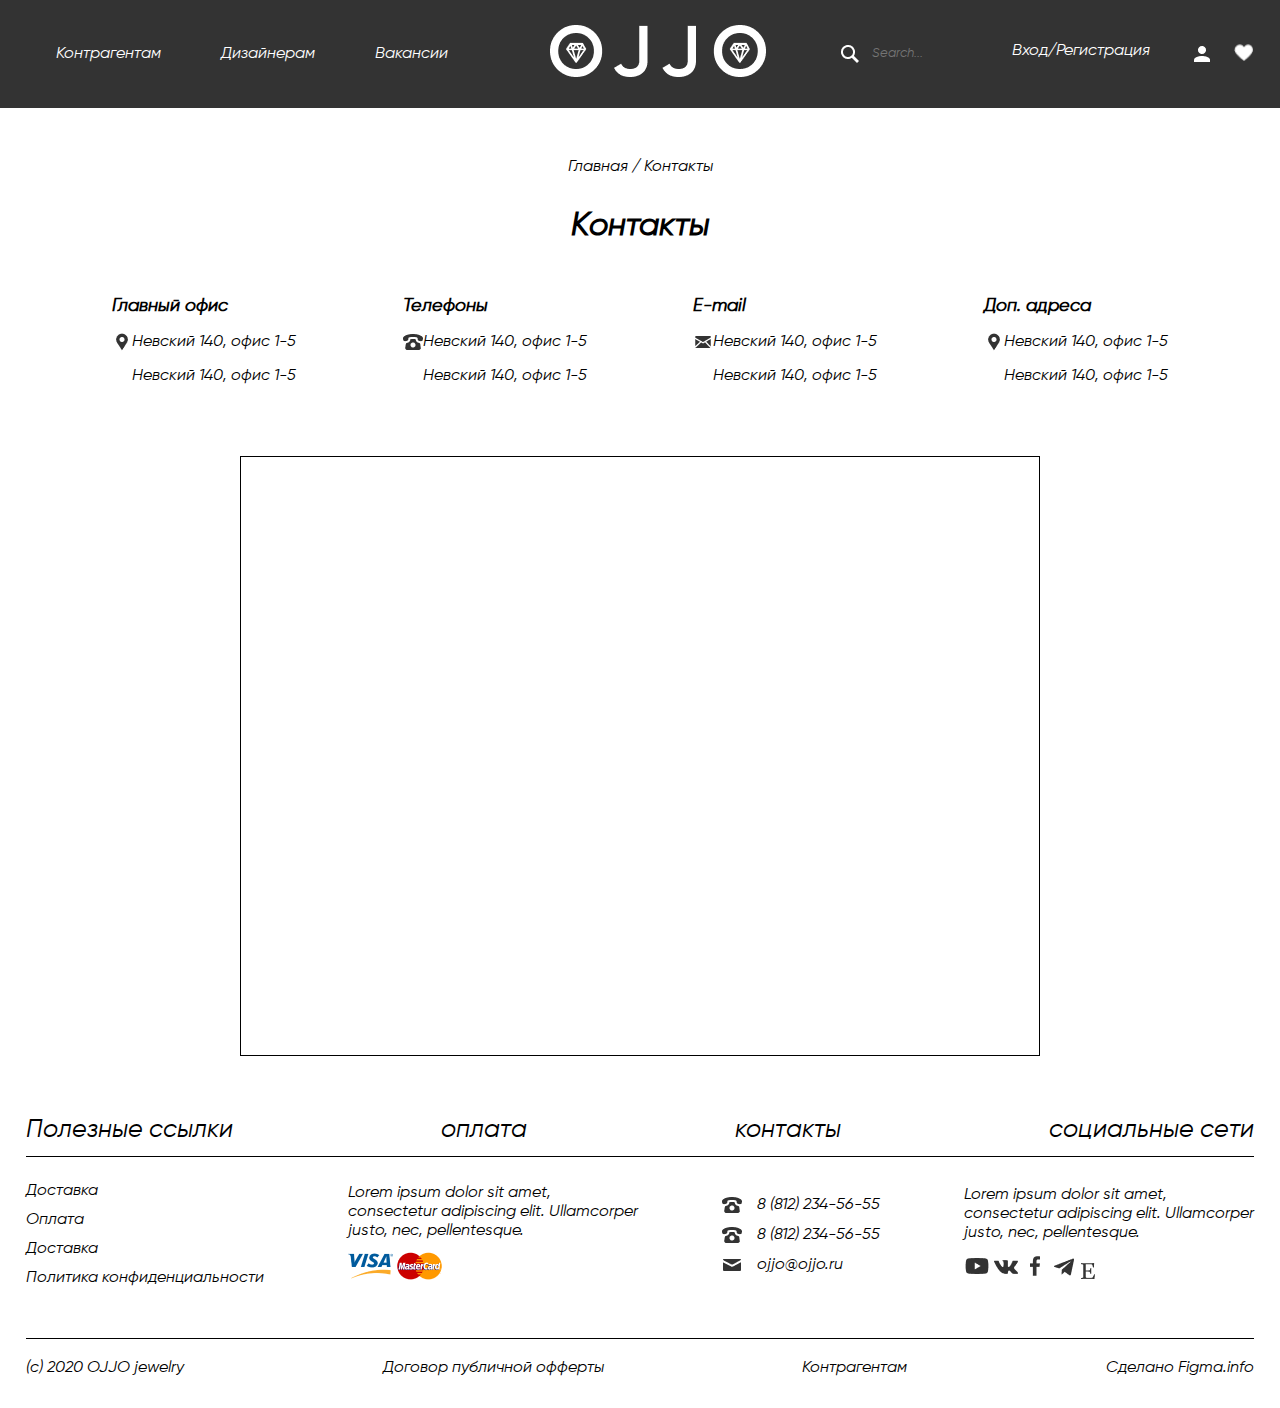
<file: page4.html>
<!DOCTYPE html>
<html lang="en">
<head>
  <meta charset="UTF-8">
  <meta http-equiv="X-UA-Compatible" content="IE=edge">
  <meta name="viewport" content="width=device-width, initial-scale=1.0">
  <title>OJJO</title>
  <!-- <link rel="stylesheet" href="./css/main.css">
  <link rel="stylesheet" href="./css/fourth.css"> -->
  <link rel="stylesheet" href="./css/main-minifier.css"> 
  <link rel="stylesheet" href="./css/fourth-minifier.css"> 

</head>
<body>
  
  <!-- header -->

  <header class="ojjo-header">
    <div class="container">
      <div class="ojjo-header__inner">
        <nav class="ojjo-inner__navbar">
          <ul class="ojjo-inner__navbar-list">
            <li class="navbar__list-item">
              <a class="list__item-link" href="#">Контрагентам</a>
            </li>
            <li class="navbar__list-item">
              <a class="list__item-link" href="#">Дизайнерам</a>
            </li>
            <li class="navbar__list-item">
              <a class="list__item-link" href="#">Вакансии</a>
            </li>
          </ul>

          <a class="ojjo-inner__navbar-link" href="index.html">
            <img src="./images/OJJO.png" alt="">
          </a>

          <div class="ojjo-inner__navbar-serves">
            <div class="navbar__serves-search">
              <img src="images/gridicons_search.png" alt="">
              <input class="serves__search-input" type="text" placeholder="Search...">
            </div>
            <a class="navbar__serves-link" href="#">Вход/Регистрация</a>
            <img class="navbar__serves-contact" src="./images/mdi_account.png" alt="">
            <img class="navbar__serves-like" src="./images/topcoat_like.png" alt="">
          </div>

          <div class="burger-btn">
            <span class="lines fir"></span>
            <span class="lines sec"></span>
            <span class="lines thr"></span>
          </div>
        </nav>
      </div>
    </div>
  </header>


  <!-- main -->

  <main>
    <section class="contact">
      <div class="container">
        <div class="contact-inner">
          <div class="top">
            <p>Главная <span>/</span> Контакты</p>
            <h1>Контакты</h1>
            <div class="contact-inner__services">
              <div class="contact-inner__services-box">
                <h2 class="services__box-h2">Главный офис</h2>
                <span class="services__box-span">
                  <img src="./images/gridicons_location.png" alt="">
                  Невский 140, офис 1-5
                </span>
                <p class="services__box-title">Невский 140, офис 1-5</p>
              </div>

              <div class="contact-inner__services-box">
                <h2 class="services__box-h2">Телефоны</h2>
                <span class="services__box-span">
                  <img src="./images/entypo_old-phone.png" alt="">
                  Невский 140, офис 1-5
                </span>
                <p class="services__box-title">Невский 140, офис 1-5</p>
              </div>
              
              <div class="contact-inner__services-box">
                <h2 class="services__box-h2">E-mail</h2>
                <span class="services__box-span">
                  <img src="./images/foundation_mail.png" alt="">
                  Невский 140, офис 1-5
                </span>
                <p class="services__box-title">Невский 140, офис 1-5</p>
              </div>
              <div class="contact-inner__services-box">
                <h2 class="services__box-h2">Доп. адреса</h2>
                <span class="services__box-span">
                  <img src="./images/gridicons_location.png" alt="">
                  Невский 140, офис 1-5
                </span>
                <p class="services__box-title">Невский 140, офис 1-5</p>
              </div>
            </div>
          </div>
        </div>
      </div>
    </section>

    <!-- location -->

    <section class="map-location">
      <div class="container">
        <div class="map-inner">
          <div class="map">
            <iframe class="i-map" frameborder="0" scrolling="no" marginheight="0" marginwidth="0" id="gmap_canvas" src="https://maps.google.com/maps?width=800&amp;height=600&amp;hl=en&amp;q=Uzbekiston%20Andijon+(Uzbekiston)&amp;t=&amp;z=12&amp;ie=UTF8&amp;iwloc=B&amp;output=embed"></iframe>
          </div>
        </div>
      </div>
    </section>

  </main>

  <!-- footer -->

   <footer>
    <div class="container">
      <div class="footer-inner">
        <div class="footer-inner__gen">
          <h5 class="top__cell-h5">Полезные ссылки</h5>
          <h5 class="top__cell-h5">оплата</h5>
          <h5 class="top__cell-h5">контакты</h5>
          <h5 class="top__cell-h5">социальные сети</h5>
        </div>
        <div class="footer-inner__top">

          <div class="footer-inner__top-cell">
            <p class="top__cell-title">Доставка</p>
            <p class="top__cell-title">Оплата</p>
            <p class="top__cell-title">Доставка</p>
            <p class="top__cell-title">Политика конфиденциальности</p>
          </div>

          <div class="footer-inner__top-cell">
            <p class="top__cell-title">Lorem ipsum dolor sit amet, <br> consectetur adipiscing elit. Ullamcorper <br> justo, nec, pellentesque.</p>
            <span class="top__cell-title">
              <img src="./images/visapng.png" alt="">
              <img src="./images/master-carpng.png" alt="">
            </span>
          </div>

          <div class="footer-inner__top-cell">
            <span class="top__cell-title numbers">
              <img src="./images/entypo_old-phone.png" alt="">8 (812) 234-56-55
            </span>
            <span class="top__cell-title numbers">
              <img src="./images/entypo_old-phone.png" alt="">8 (812) 234-56-55
            </span>
            <span class="top__cell-title numbers">
              <img src="./images/entypo_mail.png" alt="">ojjo@ojjo.ru
            </span>
          </div>

          <div class="footer-inner__top-cell">
            <p class="top__cell-title">Lorem ipsum dolor sit amet, <br> consectetur adipiscing elit. Ullamcorper <br> justo, nec, pellentesque.</p>
            <span class="top__cell-title">
              <img src="./images/blackyoutube.png" alt="">
              <img src="./images/blackvk.png" alt="">
              <img src="./images/blackfacebook.png" alt="">
              <img src="./images/blacktelegram.png" alt="">
              <img src="./images/blacketsy.png" alt="">
            </span>
          </div>
        </div>


        <div class="footer-inner__bot">
          <p class="footer-inner__bot-title">(c) 2020 OJJO jewelry</p>
          <p class="footer-inner__bot-title">Договор публичной офферты</p>
          <p class="footer-inner__bot-title">Контрагентам</p>
          <p class="footer-inner__bot-title">Сделано Figma.info</p>
        </div>
      </div>
    </div>
  </footer>
  <!-- sidebar -->

  <div class="sidebar">
    
    <a class="sidebar-link" href="index.html">
      <img src="./images/OJJO.png" alt="">
    </a>
    <ul class="sidebar-list">
      <li class="sidebar__list-item">
        <a class="list-side__link" href="#">Контрагентам</a>
      </li>
      <li class="sidebar__list-item">
        <a class="list-side__link" href="#">Дизайнерам</a>
      </li>
      <li class="sidebar__list-item">
        <a class="list-side__link" href="#">Вакансии</a>
      </li>
      <li class="sidebar__list-item">
        <a class="list-side__link" href="#">Вход/Регистрация</a>
      </li>
    </ul>

    <div class="sidebar-serves">
        <img class="sidebar__serves-contact" src="./images/mdi_account.png" alt="">
        <img class="sidebar__serves-like" src="./images/topcoat_like.png" alt="">
    </div>
    <div class="sidebar__social-network">
      <img class="sidebar__social-network-img" src="./images/carbon_logo-youtube.png" alt="">
      <img class="sidebar__social-network-img" src="./images/entypo-social_vk.png" alt="">
      <img class="sidebar__social-network-img" src="./images/bx_bxl-facebook.png" alt="">
      <img class="sidebar__social-network-img" src="./images/bx_bxl-telegram.png" alt="">
      <img class="sidebar__social-network-img" src="./images/simple-icons_etsy.png" alt="">
    </div>
  </div>

</body>
<script src="./js/main.js"></script>
</html>
</file>
<file: css/main.css>
:root{
  --color-white: #fff;
  --color-black: #000;
  --bc-white: #fff;
  --bc-black: #333;
}
@font-face {
  font-family: "Gilroy";
  src: url(../fonts/Gilroy-RegularItalic.ttf);
}
*{  
  margin: 0;
  padding: 0;
  border: none;
  outline: none;
  list-style: none;
  font-family: "Gilroy";
  text-decoration: none;
  box-sizing: border-box;
}
button{
  cursor: pointer;
}
.container{
  max-width: 1400px;
  margin: 0 auto;
  padding: 0 2%;
}
.wiheader{
  background-image: url(../images/bg_ring.png);
  background-size: cover;
  background-position: center;
}
.ojjo-header img{
  cursor: pointer;
}
.ojjo-inner__navbar{
  padding: 25px 0;
  display: flex;
  align-items: center;
  justify-content: space-between;
}
.ojjo-inner__navbar-list{
  display: flex;
}
.list__item-link{
  padding: 0 30px;
  color: var(--color-white);
}
.ojjo-inner__navbar-serves{
  display: flex;
}
.navbar__serves-search{
  display: flex;
}
.serves__search-input{
  width: 100px;
  margin-left: 10px;
  color: var(--color-white);
  background: none;
}
.navbar__serves-link{
  margin: 0 40px;
  color: var(--color-white);
}
.navbar__serves-contact{
  margin-right: 20px;
}
.navbar__serves-like{
  width: 20px;
  height: 20px;
}
.burger-btn{
  width: 50px;
  height: 50px;
  position: relative;
  display: none;
  align-items: flex-start;
  flex-direction: column;
  justify-content: space-around;
  z-index: 100;
}
.lines{
  width: 90%;
  height: 8%;
  border-radius: 10px;
  transition: .5s ease-in-out;
  background: var(--bc-white);
  -webkit-border-radius: 10px;
  -moz-border-radius: 10px;
  -ms-border-radius: 10px;
  -o-border-radius: 10px;
  -webkit-transition: .5s ease-in-out;
  -moz-transition: .5s ease-in-out;
  -ms-transition: .5s ease-in-out;
  -o-transition: .5s ease-in-out;
  z-index: 100;
}
.lines:nth-child(2){
  width: 55%;
}
.action2{
  margin-top: -20px;
}
.active1{
  position: absolute; 
  margin-top: 50%;
  transform: rotate(45deg);
  -webkit-transform: rotate(45deg);
  -moz-transform: rotate(45deg);
  -ms-transform: rotate(45deg);
  -o-transform: rotate(45deg);
}
.active2{
  transform: translateX(-200%);
  -webkit-transform: translateX(-200%);
  -moz-transform: translateX(-200%);
  -ms-transform: translateX(-200%);
  -o-transform: translateX(-200%);
  opacity: 0;
}
.active3  {
  transform: rotate(-45deg);
  -webkit-transform: rotate(-45deg);
  -moz-transform: rotate(-45deg);
  -ms-transform: rotate(-45deg);
  -o-transform: rotate(-45deg);
}

.sidebar{
  width: 350px;
  height: 100vh;
  padding: 30px 35px;
  top: 0;
  right: -400px;
  position: fixed;
  background: var(--bc-black);
  transition: .5s ease-out;
  -webkit-transition: .5s ease-out;
  -moz-transition: .5s ease-out;
  -ms-transition: .5s ease-out;
  -o-transition: .5s ease-out;
}
.action{
  right: 0px;
}
.sidebar-list{
  padding: 30px 0;
  width: 100%;
  height: 40%;
  display: flex;
  flex-direction: column;
  justify-content: space-between;
}
.list-side__link{
  margin: 15px 0px;
  color: var(--color-white);
}
.sidebar__serves-search{
  display: flex;
}
.sidebar-serves{
  padding: 15px 0;
  border-top: 1px solid #fff;
  border-bottom: 1px solid #fff;
}
.sidebar__serves-contact{
  width: 30px;
  height: 30px;
  margin-right: 20px;
}
.sidebar__serves-like{  
  width: 25px;
  height: 25px;
}
.sidebar__social-network{
  padding: 15px 0;
  display: flex;
  align-items: center;
  justify-content: space-between;
}


@media only screen and (max-width:1134px){
  .burger-btn{
    display: flex;
  }
  .ojjo-inner__navbar-list{
    display: none;
  }
  .ojjo-inner__navbar-serves{
    display: none;
  }
}

.hero-inner{
  padding-top: 430px;
}
.hero-inner__text{
  display: flex;
  align-items: center;
  flex-direction: column;
}
.hero-inner__h1{
  font-size: 35px;
  color: var(--color-white);
}
.hero-inner__btn{
  margin: 50px 0;
  padding: 12px 35px;
  color: var(--color-white);
  border: 1px solid #fff;
  background: var(--bc-black);
}
.brands{
  border-top: 1px solid #fff;
}
.brands-inner{
  padding: 30px 0;
  display: flex;
  flex-wrap: wrap;
  align-items: center;
  justify-content: center;
}
@media only screen and (max-width:417px){
  .hero-inner__h1{
    font-size: 30px;
    color: var(--color-white);
  }
  
}
@media only screen and (max-width:360px){
  .hero-inner__h1{
    font-size: 24px;
    color: var(--color-white);
  }
  
}

.beauty-inner{
  padding: 100px 0;
}
.beauty-inner__text{
  display: flex;
  align-items: center;
  flex-direction: column;
}
.beauty-inner__text-title{
  color: var(--color-black);
  font-size: 18px;
}
.beauty-inner__text-h2{
  margin-top: 15px;
  margin-bottom: 55px;
  color: var(--color-black);
  font-size: 25px;
  font-weight: 700;
}
.beauty-inner__jewellery{
  display: flex;
  align-items: center;
  justify-content: center;
  flex-wrap: wrap;
}
.beauty-inner__jewellery-btns{
  padding: 16px 45px;
  position: relative;
  margin: 5px 9px;
  font-weight: 600;
  border: 1px solid #888;
  text-transform: uppercase;
  background: var(--bc-white);
  transition: .5s ease-out;
  -webkit-transition: .5s ease-out;
  -moz-transition: .5s ease-out;
  -ms-transition: .5s ease-out;
  -o-transition: .5s ease-out;
}
.beauty-inner__jewellery-btns:hover{
  color: var(--color-white);
  background: var(--bc-black);
}

.beauty-inner__images-box{
  display: flex;
  align-items: center;
  justify-content: center;
  flex-wrap: wrap;
}
.beauty-inner__images-box:nth-child(1){
  margin-top: 60px;
}
.images__box-boxes{
  padding-bottom: 22px;
  margin: 15px;
  width: 320px;
  height: 260px;
  font-size: 16px;
  letter-spacing: 0.2em;
  color: var(--color-white);
  text-transform: uppercase;
  cursor: pointer;
  display: flex;
  align-items: flex-end;
  justify-content: center;
}
.inf1{
  background-image: url(../images/Rectangle-1.png);
  background-position: center;
  background-size: cover;
}
.inf2{
  background-image: url(../images/Rectangle-2.png);
  background-position: center;
  background-size: cover;
}
.inf3{
  background-image: url(../images/Rectangle-3.png);
  background-position: center;
  background-size: cover;
}
.inf4{
  background-image: url(../images/Rectangle-4.png);
  background-position: center;
  background-size: cover;
}
.inf5{
  background-image: url(../images/Rectangle-5.png);
  background-position: center;
  background-size: cover;
}
.inf6{
  background-image: url(../images/Rectangle6.png);
  background-position: center;
  background-size: cover;
}
@media only screen and (max-width:365px){
  .images__box-boxes{
    width: 280px;
    height: 240px;
  }
  
}

.location{
  background-image: url(../images/black-blocks.png);
  background-position: center;
}
.location{
  padding: 70px 0;
  text-align: center;
  color: var(--color-white);
}
.location-inner__h4{
  margin-top: 15px;
  font-size: 26px;
  font-weight: 700;
}
.location-inner__title{
  font-size: 16px;
  margin: 45px 0;
  line-height: 140%;
}
.location-inner__btn{
  padding: 15px 35px;
  color: var(--color-black);
  background: var(--bc-white);
}
.blog-inner{
  padding: 90px 0;
}
.blog-inner__text{
  text-align: center;
}
.blog-inner__text-title{
  font-size: 16px;
  line-height: 140%;
  color: var(--color-black);
}
.blog-inner__text-h4{
  margin-top: 15px;
  font-weight: 700;
  font-size: 25px;
}
.blog-inner__infors{
  display: flex;
  flex-direction: column;
  align-items: center;
}
.blog-inner__boxes{
  margin: 50px 0;
  flex-wrap: wrap;
  display: flex;
  align-items: center;
  justify-content: center;
}
.blog-inner__boxes-imgs{
  width: 300px;
  height: 300px;
  margin: 15px;
  text-align: center;
  padding-bottom: 20px;
  display: flex;
  align-items: flex-end;
  justify-content: center;
}
.boxes__imgs-title{
  font-size: 16px;
  line-height: 140%;
  color: var(--color-white);
}
.fir{
  background-image: url(../images//dresses.png);
}
.sec{
  background-image: url(../images//jewellerypng.png);
}
.thr{
  background-image: url(../images//artpng.png);
}
.blog-inner__infors-more{
  padding: 15px 35px;
  text-transform: uppercase;
  color: var(--color-white);
  background: var(--bc-black);
}
@media only screen and (max-width:350px){
  .blog-inner__boxes-imgs{
    width: 260px;
    height: 260px;
  }
}


.social-inner{
  padding: 90px 0;
}
.social-inner__text{
  text-align: center;
  margin-bottom: 40px;
}
.social-inner__text-h4{
  margin-top: 15px;
  font-weight: 700;
  font-size: 25px;
}
.social-inner__text-title{
  font-size: 16px;
  color: var(--color-black);
}
.social-inner__imgs-things{
  display: flex;
  align-items: center;
  justify-content: center;
  flex-wrap: wrap;
}
.lg-imgs{
  width: 500px;
  height: 270px;
}
.sm-imgs{
  width: 250px;
  height: 270px;
}
@media only screen and (max-width:525px){
  .lg-imgs{
    width: 300px;
    height: 250px;
  }
  .sm-imgs{
    width: 300px;
    height: 250px;
  }
}
@media only screen and (max-width:315px){
  .lg-imgs{
    width: 270px;
    height: 250px;
  }
  .sm-imgs{
    width: 270px;
    height: 250px;
  }
}


.email{
  background-image: url(../images/black-blocks.png);
  background-position: center;
  background-size: cover;
}
.email-inner{
  padding: 80px 0;
}
.email-inner__text{
  text-align: center;
}
.email-inner__text-h4{
  margin-top: 15px;
  font-weight: 700;
  font-size: 25px;
  color: var(--color-white);
}
.email-inner__text-title{
  font-size: 18px;
  color: var(--color-white);
}

.email-inner__serves{
  margin-top: 40px;
  display: flex;
  align-items: center;
  justify-content: space-evenly;
  flex-wrap: wrap;
}

.email-inner__serves-settings span{
  display: flex;
  align-items: center;
}
.email-inner__serves-settings span img{
  margin-right: 10px;  
}
.email-inner__serves-settings span:nth-child(2){
  margin: 18px 0;
}
.serves__settings-title{
  font-size: 16px;
  color: var(--color-white);
}
.serves__asking-box{
  padding: 12px;
  border: 1px solid #fff;
}
.asking__box-infor{
  padding: 12px;
  display: flex;
  align-items: center;
  justify-content: space-between;
  flex-wrap: wrap;
  background: #fff;
}
.box__infor-inp{
  padding: 15px 10px;
}
.box__infor-btn{
  padding: 13px 30px;
  color: var(--color-white);
  background: var(--bc-black);
}
@media only screen and (max-width:585px){
   .email-inner__serves-asking{
    margin-top: 20px;
  } 
}

@media only screen and (max-width:365px){
  .asking__box-infor{
    justify-content: center;
  }
  .box__infor-inp{
    width: 250px;
    height: 45px;
  }
  .box__infor-btn{
    width: 250px;
    height: 45px;
  }
}


.footer-inner{
  padding-top: 60px;
  padding-bottom: 30px;
}
.footer-inner__top{
  padding-top: 25px;
  display: flex;
  flex-wrap: wrap;
  align-items: center;
  justify-content: space-between;
}
.footer-inner__top-cell{
  display: flex;
  flex-direction: column;
  justify-content: flex-start;
}
.footer-inner__gen{
  display: flex;
  align-items: center;
  flex-wrap: wrap;
  justify-content: space-between;
  border-bottom: 1px solid #000;
}
.top__cell-h5{
  margin-bottom: 10px;
  font-size: 25px;
  font-weight: 500;
}
.top__cell-title{
  margin-bottom: 10px;
}
.top__cell-span{
  margin-bottom: 15px;
}
.numbers{
  display: flex;
  align-items: center;
}
.numbers img{
  margin-right: 15px;
}
.footer-inner__bot{
  padding-top: 20px;
  margin-top: 40px;
  border-top: 1px solid #000;
  display: flex;
  align-items: center;
  flex-wrap: wrap;
  justify-content: space-between;
}
</file>
<file: css/main-minifier.css>
.brands,.sidebar-serves{border-top:1px solid #fff}.blog-inner__text,.email-inner__text,.location,.social-inner__text{text-align:center}:root{--color-white:#fff;--color-black:#000;--bc-white:#fff;--bc-black:#333}.hero-inner__btn,.hero-inner__h1,.list-side__link,.list__item-link,.navbar__serves-link,.serves__search-input{color:var(--color-white)}@font-face{font-family:Gilroy;src:url(../fonts/Gilroy-RegularItalic.ttf)}*{margin:0;padding:0;border:none;outline:0;list-style:none;font-family:Gilroy;text-decoration:none;box-sizing:border-box}.ojjo-header img,button{cursor:pointer}.container{max-width:1400px;margin:0 auto;padding:0 2%}.wiheader{background-image:url(../images/bg_ring.png);background-size:cover;background-position:center}.ojjo-inner__navbar{padding:25px 0;display:flex;align-items:center;justify-content:space-between}.navbar__serves-search,.ojjo-inner__navbar-list,.ojjo-inner__navbar-serves,.sidebar__serves-search{display:flex}.list__item-link{padding:0 30px}.serves__search-input{width:100px;margin-left:10px;background:0 0}.navbar__serves-link{margin:0 40px}.navbar__serves-contact{margin-right:20px}.navbar__serves-like{width:20px;height:20px}.burger-btn{width:50px;height:50px;position:relative;display:none;align-items:flex-start;flex-direction:column;justify-content:space-around;z-index:100}.lines{width:90%;height:8%;border-radius:10px;transition:.5s ease-in-out;background:var(--bc-white);-webkit-border-radius:10px;-moz-border-radius:10px;-ms-border-radius:10px;-o-border-radius:10px;-webkit-transition:.5s ease-in-out;-moz-transition:.5s ease-in-out;-ms-transition:.5s ease-in-out;-o-transition:.5s ease-in-out;z-index:100}.hero-inner__btn,.sidebar{background:var(--bc-black)}.lines:nth-child(2){width:55%}.action2{margin-top:-20px}.active1{position:absolute;margin-top:50%;transform:rotate(45deg);-webkit-transform:rotate(45deg);-moz-transform:rotate(45deg);-ms-transform:rotate(45deg);-o-transform:rotate(45deg)}.active2{transform:translateX(-200%);-webkit-transform:translateX(-200%);-moz-transform:translateX(-200%);-ms-transform:translateX(-200%);-o-transform:translateX(-200%);opacity:0}.active3{transform:rotate(-45deg);-webkit-transform:rotate(-45deg);-moz-transform:rotate(-45deg);-ms-transform:rotate(-45deg);-o-transform:rotate(-45deg)}.sidebar{width:350px;height:100vh;padding:30px 35px;top:0;right:-400px;position:fixed;transition:.5s ease-out;-webkit-transition:.5s ease-out;-moz-transition:.5s ease-out;-ms-transition:.5s ease-out;-o-transition:.5s ease-out}.action{right:0}.sidebar-list{padding:30px 0;width:100%;height:40%;display:flex;flex-direction:column;justify-content:space-between}.list-side__link{margin:15px 0}.sidebar-serves{padding:15px 0;border-bottom:1px solid #fff}.sidebar__serves-contact{width:30px;height:30px;margin-right:20px}.sidebar__serves-like{width:25px;height:25px}.sidebar__social-network{padding:15px 0;display:flex;align-items:center;justify-content:space-between}@media only screen and (max-width:1134px){.burger-btn{display:flex}.ojjo-inner__navbar-list,.ojjo-inner__navbar-serves{display:none}}.hero-inner{padding-top:430px}.beauty-inner__text,.hero-inner__text{display:flex;align-items:center;flex-direction:column}.hero-inner__h1{font-size:35px}.hero-inner__btn{margin:50px 0;padding:12px 35px;border:1px solid #fff}.brands-inner{padding:30px 0;display:flex;flex-wrap:wrap;align-items:center;justify-content:center}@media only screen and (max-width:417px){.hero-inner__h1{font-size:30px;color:var(--color-white)}}@media only screen and (max-width:360px){.hero-inner__h1{font-size:24px;color:var(--color-white)}}.beauty-inner{padding:100px 0}.beauty-inner__text-title{color:var(--color-black);font-size:18px}.beauty-inner__text-h2{margin-top:15px;margin-bottom:55px;color:var(--color-black);font-size:25px;font-weight:700}.beauty-inner__images-box,.beauty-inner__jewellery,.social-inner__imgs-things{display:flex;align-items:center;justify-content:center;flex-wrap:wrap}.beauty-inner__jewellery-btns{padding:16px 45px;position:relative;margin:5px 9px;font-weight:600;border:1px solid #888;text-transform:uppercase;background:var(--bc-white);transition:.5s ease-out;-webkit-transition:.5s ease-out;-moz-transition:.5s ease-out;-ms-transition:.5s ease-out;-o-transition:.5s ease-out}.inf1,.inf2,.inf3,.inf4,.inf5,.inf6{background-size:cover}.inf1,.inf2,.inf3,.inf4,.inf5,.inf6,.location{background-position:center}.beauty-inner__jewellery-btns:hover{color:var(--color-white);background:var(--bc-black)}.beauty-inner__images-box:first-child{margin-top:60px}.images__box-boxes{padding-bottom:22px;margin:15px;width:320px;height:260px;font-size:16px;letter-spacing:.2em;color:var(--color-white);text-transform:uppercase;cursor:pointer;display:flex;align-items:flex-end;justify-content:center}.inf1{background-image:url(../images/Rectangle-1.png)}.inf2{background-image:url(../images/Rectangle-2.png)}.inf3{background-image:url(../images/Rectangle-3.png)}.inf4{background-image:url(../images/Rectangle-4.png)}.inf5{background-image:url(../images/Rectangle-5.png)}.inf6{background-image:url(../images/Rectangle6.png)}.location{background-image:url(../images/black-blocks.png);padding:70px 0;color:var(--color-white)}.location-inner__h4{margin-top:15px;font-size:26px;font-weight:700}.location-inner__title{font-size:16px;margin:45px 0;line-height:140%}.location-inner__btn{padding:15px 35px;color:var(--color-black);background:var(--bc-white)}.blog-inner,.social-inner{padding:90px 0}.blog-inner__text-title{font-size:16px;line-height:140%;color:var(--color-black)}.blog-inner__text-h4{margin-top:15px;font-weight:700;font-size:25px}.blog-inner__infors{display:flex;flex-direction:column;align-items:center}.blog-inner__boxes{margin:50px 0;flex-wrap:wrap;display:flex;align-items:center;justify-content:center}.blog-inner__boxes-imgs{width:300px;height:300px;margin:15px;text-align:center;padding-bottom:20px;display:flex;align-items:flex-end;justify-content:center}.email-inner__serves,.email-inner__serves-settings span,.numbers{align-items:center;display:flex}.boxes__imgs-title{font-size:16px;line-height:140%;color:var(--color-white)}.fir{background-image:url(../images//dresses.png)}.sec{background-image:url(../images//jewellerypng.png)}.thr{background-image:url(../images//artpng.png)}.blog-inner__infors-more{padding:15px 35px;text-transform:uppercase;color:var(--color-white);background:var(--bc-black)}@media only screen and (max-width:350px){.blog-inner__boxes-imgs{width:260px;height:260px}}.social-inner__text{margin-bottom:40px}.top__cell-h5,.top__cell-title{margin-bottom:10px}.social-inner__text-h4{margin-top:15px;font-weight:700;font-size:25px}.social-inner__text-title{font-size:16px;color:var(--color-black)}.lg-imgs{width:500px;height:270px}.sm-imgs{width:250px;height:270px}@media only screen and (max-width:525px){.lg-imgs,.sm-imgs{width:300px;height:250px}}@media only screen and (max-width:315px){.lg-imgs,.sm-imgs{width:270px;height:250px}}.email{background-image:url(../images/black-blocks.png);background-position:center;background-size:cover}.email-inner{padding:80px 0}.email-inner__text-h4{margin-top:15px;font-weight:700;font-size:25px;color:var(--color-white)}.email-inner__text-title{font-size:18px;color:var(--color-white)}.email-inner__serves{margin-top:40px;justify-content:space-evenly;flex-wrap:wrap}.email-inner__serves-settings span img{margin-right:10px}.email-inner__serves-settings span:nth-child(2){margin:18px 0}.serves__settings-title{font-size:16px;color:var(--color-white)}.serves__asking-box{padding:12px;border:1px solid #fff}.asking__box-infor{padding:12px;display:flex;align-items:center;justify-content:space-between;flex-wrap:wrap;background:#fff}.box__infor-inp{padding:15px 10px}.box__infor-btn{padding:13px 30px;color:var(--color-white);background:var(--bc-black)}@media only screen and (max-width:585px){.email-inner__serves-asking{margin-top:20px}}@media only screen and (max-width:365px){.images__box-boxes{width:280px;height:240px}.asking__box-infor{justify-content:center}.box__infor-btn,.box__infor-inp{width:250px;height:45px}}.footer-inner{padding-top:60px;padding-bottom:30px}.footer-inner__top{padding-top:25px;display:flex;flex-wrap:wrap;align-items:center;justify-content:space-between}.footer-inner__top-cell{display:flex;flex-direction:column;justify-content:flex-start}.footer-inner__gen{display:flex;align-items:center;flex-wrap:wrap;justify-content:space-between;border-bottom:1px solid #000}.top__cell-h5{font-size:25px;font-weight:500}.top__cell-span{margin-bottom:15px}.numbers img{margin-right:15px}.footer-inner__bot{padding-top:20px;margin-top:40px;border-top:1px solid #000;display:flex;align-items:center;flex-wrap:wrap;justify-content:space-between}
</file>
<file: css/second.css>
:root{
  --color-white: #fff;
  --color-black: #000;
  --bc-white: #fff;
  --bc-black: #333;
}
@font-face {
  font-family: "Gilroy";
  src: url(../fonts/Gilroy-RegularItalic.ttf);
}
*{
  margin: 0;
  padding: 0;
  border: none;
  outline: none;
  list-style: none;
  font-family: "Gilroy";
  text-decoration: none;
  box-sizing: border-box;
}
.ojjo-header{
  background: var(--bc-black);
}
.price-inner{
  padding: 90px 0;
  display: flex;
  flex-direction: column;
  align-items: center;
}
.price-inner__choose-list{
  display: flex;
  justify-content: center;
  flex-wrap: wrap;
}
.choose__list-thing{
  margin: 0 15px;
  width: 130px;
  height: 34px;
  display: flex;
  align-items: center;
  justify-content: space-between;
  border-bottom: 1px solid #000;
}
.list__thing-link{
  color: var(--color-black);
}
.price-inner__brand{
  margin: 40px 0;
  display: flex;
  flex-wrap: wrap;
  justify-content: center;
}
.price-inner__brand:nth-child(1){
  border-bottom: 1px solid #000;
}
.price-inner__brand-cell{
  margin: 15px;
  padding: 20px;
  text-align: center;
}
.brand__cell-title{
  margin-top: 20px;
  margin-bottom: 10px;
}
.brand__cell-btn{
  margin-top: 15px;
  padding: 10px 15px;
  color: var(--color-white);
  background: var(--bc-black);
}
.price-inner__more{
  margin-top: 15px;
  padding: 10px 25px;
  color: var(--color-white);
  background: var(--bc-black);
}

.order-inner{
  padding: 70px 0;
  display: flex;
  align-items: center;
  flex-wrap: wrap;
  justify-content: space-around;
}
.order-inner__text-title{
  line-height: 150%;
}
.order-inner__infor-box{
  display: flex;
  align-items: center;
  justify-content: center;
  flex-wrap: wrap;
}
.infor__box-content{
  margin: 15px 30px;
  text-align: center;
}
.box__content-title{
  margin-top: 15px;
  line-height: 150%;
}
</file>
<file: css/second-minifier.css>
.choose__list-thing,.price-inner__brand:first-child{border-bottom:1px solid #000}:root{--color-white:#fff;--color-black:#000;--bc-white:#fff;--bc-black:#333}@font-face{font-family:Gilroy;src:url(../fonts/Gilroy-RegularItalic.ttf)}*{margin:0;padding:0;border:none;outline:0;list-style:none;font-family:Gilroy;text-decoration:none;box-sizing:border-box}.ojjo-header{background:var(--bc-black)}.price-inner{padding:90px 0;display:flex;flex-direction:column;align-items:center}.price-inner__choose-list{display:flex;justify-content:center;flex-wrap:wrap}.choose__list-thing{margin:0 15px;width:130px;height:34px;display:flex;align-items:center;justify-content:space-between}.list__thing-link{color:var(--color-black)}.price-inner__brand{margin:40px 0;display:flex;flex-wrap:wrap;justify-content:center}.price-inner__brand-cell{margin:15px;padding:20px;text-align:center}.brand__cell-title{margin-top:20px;margin-bottom:10px}.brand__cell-btn,.price-inner__more{margin-top:15px;color:var(--color-white);background:var(--bc-black)}.brand__cell-btn{padding:10px 15px}.price-inner__more{padding:10px 25px}.order-inner{padding:70px 0;display:flex;align-items:center;flex-wrap:wrap;justify-content:space-around}.order-inner__text-title{line-height:150%}.order-inner__infor-box{display:flex;align-items:center;justify-content:center;flex-wrap:wrap}.infor__box-content{margin:15px 30px;text-align:center}.box__content-title{margin-top:15px;line-height:150%}
</file>
<file: css/third.css>
:root{
  --color-white: #fff;
  --color-black: #000;
  --bc-white: #fff;
  --bc-black: #333;
}
@font-face {
  font-family: "Gilroy";
  src: url(../fonts/Gilroy-RegularItalic.ttf);
}
*{
  margin: 0;
  padding: 0;
  border: none;
  outline: none;
  list-style: none;
  font-family: "Gilroy";
  text-decoration: none;
  box-sizing: border-box;
}


.shopping-inner{
  padding: 40px 0;
  display: flex;
  align-items: center;
  justify-content: space-evenly;
  flex-wrap: wrap;
}
.sm-images{
  padding-top: 10px;
  display: flex;
  justify-content: space-between;
  flex-wrap: wrap;
  justify-content: center;
}
.uff{
  margin: 0 15px;
}
.shopping-inner__text{
  padding: 10px;
  border: 1px solid #888;
}
.shopping-inner__text-infors{
  padding: 10px 30px;
}
.text__infors-h3{
  margin: 20px 0;
  font-size: 22px;
  font-weight: 500;
}
.text__infors-list{
  margin: 30px 0;
  padding-bottom: 30px;
  display: flex;
  align-items: center;
  justify-content: space-between;
  flex-wrap: wrap;
  border-bottom: 1px solid #000;
}
.llist__cates-link{
  color: var(--color-black);
}
.text__infors-title{
  line-height: 150%;
}
.infors__btns-buy{
  margin-right: 30px;
  padding: 10px 20px;
  color: var(--color-white);
  background: var(--bc-black);
}
.infors__btns-basket{
  padding: 9px 20px;
  color: var(--color-black);
  background: var(--bc-white);
  border: 1px solid #000;
}

@media only screen and (max-width:1190px){
  .shopping-inner__text{
    margin-top: 30px;
  }
}
@media only screen and (max-width:545px){
  .big_red{
    width: 500px;
    height: 400px;
  }
  .sm-images img{
    margin-bottom: 15px;
  }
}
@media only screen and (max-width:505px){
  .shopiing-inner__imgs{
    display: flex;
    align-items: center;
    flex-direction: column;
  }
  .big_red{
    width: 400px;
    height: 300px;
  }
}
@media only screen and (max-width:405px){
  .big_red{
    width: 250px;
    height: 200px;
  }
}





.price-inner__text{
  text-align: center;
}
.price-inner__text-title{
  color: var(--color-black);
  font-size: 18px;
}
.price-inner__text-h3{
  margin-top: 15px;
  margin-bottom: 55px;
  color: var(--color-black);
  font-size: 25px;
  font-weight: 700;
}
.price-inner__brand{
  margin-top: 0px;
  margin-bottom: 40px;
  display: flex;
  flex-wrap: wrap;
  justify-content: center;
}
</file>
<file: css/third-minifier.css>
:root{--color-white:#fff;--color-black:#000;--bc-white:#fff;--bc-black:#333}@font-face{font-family:Gilroy;src:url(../fonts/Gilroy-RegularItalic.ttf)}*{margin:0;padding:0;border:none;outline:0;list-style:none;font-family:Gilroy;text-decoration:none;box-sizing:border-box}.shopping-inner{padding:40px 0;display:flex;align-items:center;justify-content:space-evenly;flex-wrap:wrap}.sm-images{padding-top:10px;display:flex;justify-content:space-between;flex-wrap:wrap;justify-content:center}.uff{margin:0 15px}.shopping-inner__text{padding:10px;border:1px solid #888}.shopping-inner__text-infors{padding:10px 30px}.text__infors-h3{margin:20px 0;font-size:22px;font-weight:500}.text__infors-list{margin:30px 0;padding-bottom:30px;display:flex;align-items:center;justify-content:space-between;flex-wrap:wrap;border-bottom:1px solid #000}.llist__cates-link{color:var(--color-black)}.text__infors-title{line-height:150%}.infors__btns-buy{margin-right:30px;padding:10px 20px;color:var(--color-white);background:var(--bc-black)}.infors__btns-basket{padding:9px 20px;color:var(--color-black);background:var(--bc-white);border:1px solid #000}@media only screen and (max-width:1190px){.shopping-inner__text{margin-top:30px}}@media only screen and (max-width:545px){.big_red{width:500px;height:400px}.sm-images img{margin-bottom:15px}}@media only screen and (max-width:505px){.shopiing-inner__imgs{display:flex;align-items:center;flex-direction:column}.big_red{width:400px;height:300px}}@media only screen and (max-width:405px){.big_red{width:250px;height:200px}}.price-inner__text{text-align:center}.price-inner__text-title{color:var(--color-black);font-size:18px}.price-inner__text-h3{margin-top:15px;margin-bottom:55px;color:var(--color-black);font-size:25px;font-weight:700}.price-inner__brand{margin-top:0;margin-bottom:40px;display:flex;flex-wrap:wrap;justify-content:center}
</file>
<file: css/fourth.css>
:root{
  --color-white: #fff;
  --color-black: #000;
  --bc-white: #fff;
  --bc-black: #333;
}
@font-face {
  font-family: "Gilroy";
  src: url(../fonts/Gilroy-RegularItalic.ttf);
}
*{
  margin: 0;
  padding: 0;
  border: none;
  outline: none;
  list-style: none;
  font-family: "Gilroy";
  text-decoration: none;
  box-sizing: border-box;
}
header{
  background: var(--bc-black);
}
.contact-inner{
  padding: 50px 0;
}
.top{
  display: flex;
  flex-direction: column;
  align-items: center;
}
.contact-inner__services{
  width: 100%;
  display: flex;
  align-items: center;
  justify-content: space-evenly;
  flex-wrap: wrap;
}
h1{
  margin: 30px 0;
}
.contact-inner__services-box{
  margin: 20px;
  display: flex;
  flex-direction: column;
  align-items: flex-start;
}
.contact-inner__services-box h2{
  font-size: 18px;
}
.services__box-span{
  margin: 15px 0;
  display: flex;
  align-items: center;
}
.services__box-title{
  margin-left: 20px;
}

.map-inner{
  display: flex;
  align-items: center;
  justify-content: center;
}
.map{
  width: 800px;
  height: 600px;
  border: 1px solid #000;
}
.i-map{
  width: 100%;
  height: 100%;
}

@media only screen and (max-width:815px){
  .map{
    width: 600px;
    height: 500px;
  }
}
@media only screen and (max-width:550px){
  .map{
    width: 400px;
    height: 400px;
  }
}

@media only screen and (max-width:420px){
  .map{
    width: 300px;
    height: 300px;
  }
}
</file>
<file: css/fourth-minifier.css>
:root{--color-white:#fff;--color-black:#000;--bc-white:#fff;--bc-black:#333}@font-face{font-family:Gilroy;src:url(../fonts/Gilroy-RegularItalic.ttf)}*{margin:0;padding:0;border:none;outline:0;list-style:none;font-family:Gilroy;text-decoration:none;box-sizing:border-box}header{background:var(--bc-black)}.contact-inner{padding:50px 0}.top{display:flex;flex-direction:column;align-items:center}.contact-inner__services{width:100%;display:flex;align-items:center;justify-content:space-evenly;flex-wrap:wrap}h1{margin:30px 0}.contact-inner__services-box{margin:20px;display:flex;flex-direction:column;align-items:flex-start}.contact-inner__services-box h2{font-size:18px}.services__box-span{margin:15px 0;display:flex;align-items:center}.services__box-title{margin-left:20px}.map-inner{display:flex;align-items:center;justify-content:center}.map{width:800px;height:600px;border:1px solid #000}.i-map{width:100%;height:100%}@media only screen and (max-width:815px){.map{width:600px;height:500px}}@media only screen and (max-width:550px){.map{width:400px;height:400px}}@media only screen and (max-width:420px){.map{width:300px;height:300px}}
</file>
